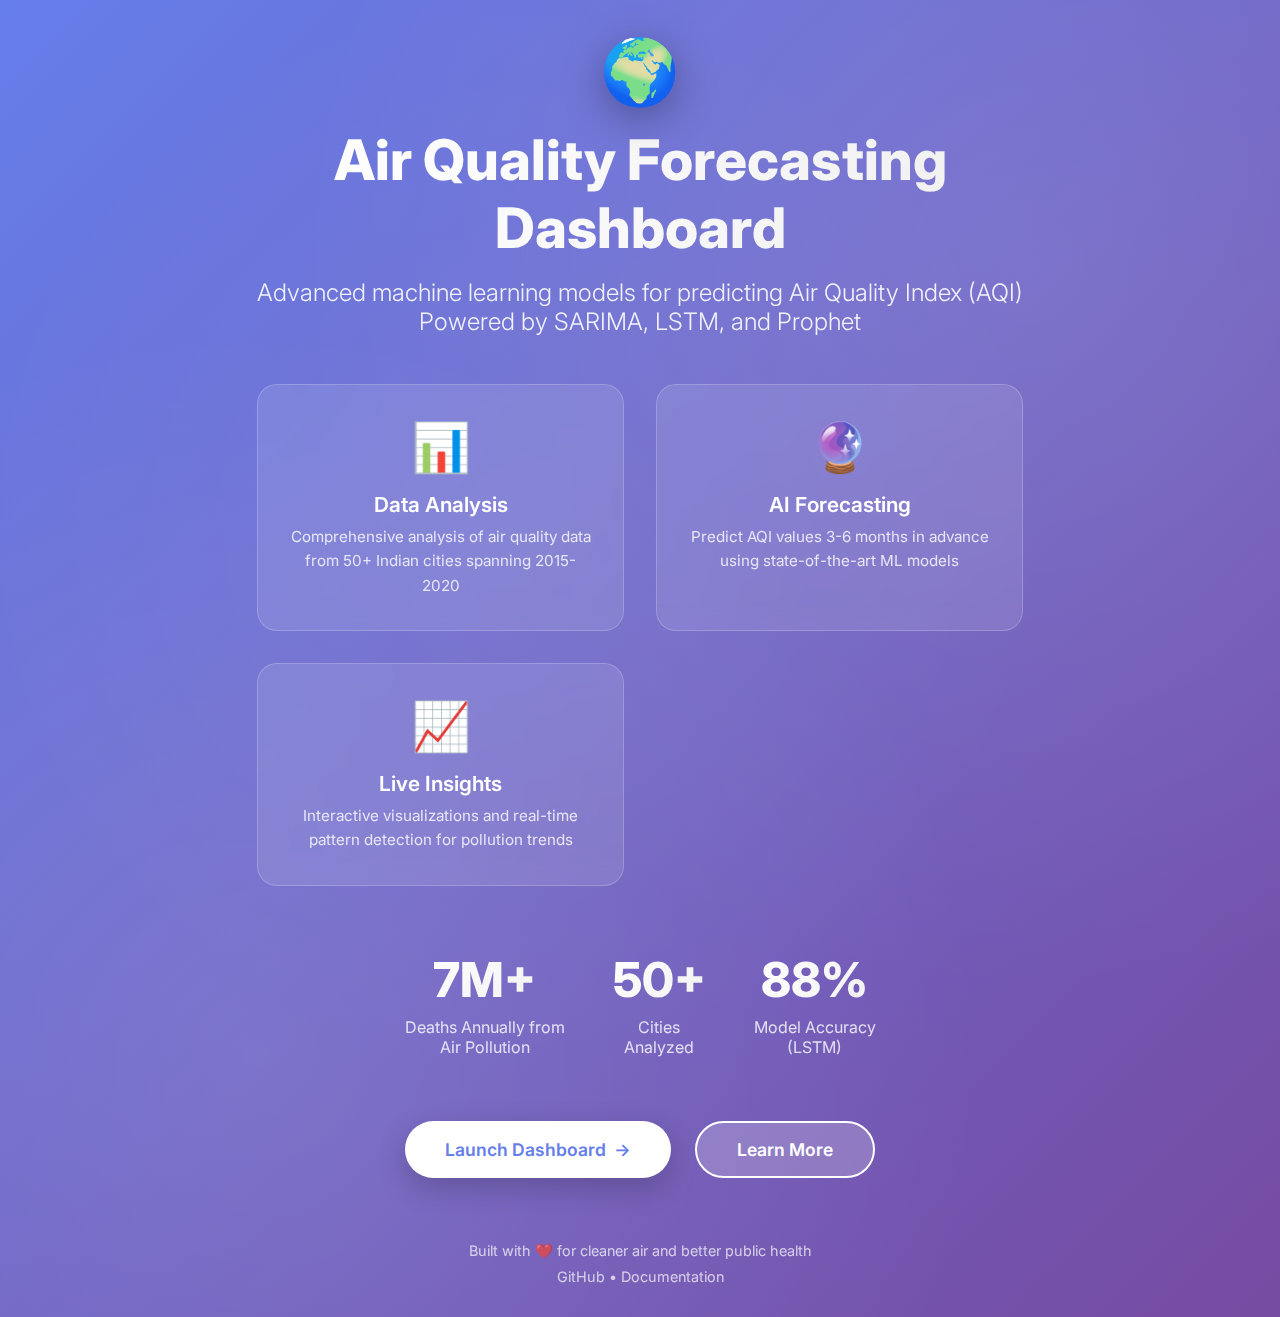
<file: index.html>
<!DOCTYPE html>
<html lang="en">

<head>
    <meta charset="UTF-8">
    <meta name="viewport" content="width=device-width, initial-scale=1.0">
    <meta name="description"
        content="Air Quality Analysis and Forecasting - Predictive analytics for Air Quality Index using SARIMA, LSTM, and Prophet models">
    <title>AQI Forecaster - Air Quality Analysis & Forecasting</title>
    <link rel="preconnect" href="https://fonts.googleapis.com">
    <link rel="preconnect" href="https://fonts.gstatic.com" crossorigin>
    <link href="https://fonts.googleapis.com/css2?family=Inter:wght@300;400;500;600;700;800&display=swap"
        rel="stylesheet">
    <style>
        * {
            margin: 0;
            padding: 0;
            box-sizing: border-box;
        }

        body {
            font-family: 'Inter', sans-serif;
            background: linear-gradient(135deg, #667eea 0%, #764ba2 100%);
            min-height: 100vh;
            display: flex;
            align-items: center;
            justify-content: center;
            color: white;
            overflow-x: hidden;
            position: relative;
        }

        /* Animated background particles */
        body::before {
            content: '';
            position: absolute;
            width: 100%;
            height: 100%;
            background-image:
                radial-gradient(circle at 20% 80%, rgba(255, 255, 255, 0.1) 0%, transparent 50%),
                radial-gradient(circle at 80% 20%, rgba(255, 255, 255, 0.1) 0%, transparent 50%),
                radial-gradient(circle at 40% 40%, rgba(255, 255, 255, 0.05) 0%, transparent 50%);
            animation: pulse 15s ease-in-out infinite;
        }

        @keyframes pulse {

            0%,
            100% {
                opacity: 1;
            }

            50% {
                opacity: 0.5;
            }
        }

        .landing-container {
            max-width: 1200px;
            padding: 2rem;
            text-align: center;
            position: relative;
            z-index: 1;
        }

        .logo {
            font-size: 4rem;
            margin-bottom: 1rem;
            animation: float 3s ease-in-out infinite;
            filter: drop-shadow(0 10px 20px rgba(0, 0, 0, 0.3));
        }

        @keyframes float {

            0%,
            100% {
                transform: translateY(0px);
            }

            50% {
                transform: translateY(-20px);
            }
        }

        h1 {
            font-size: 3.5rem;
            font-weight: 800;
            margin-bottom: 1rem;
            background: linear-gradient(to right, #fff, #f0f0f0);
            -webkit-background-clip: text;
            -webkit-text-fill-color: transparent;
            background-clip: text;
            animation: fadeInUp 0.8s ease-out;
        }

        @keyframes fadeInUp {
            from {
                opacity: 0;
                transform: translateY(30px);
            }

            to {
                opacity: 1;
                transform: translateY(0);
            }
        }

        .subtitle {
            font-size: 1.5rem;
            font-weight: 300;
            margin-bottom: 3rem;
            opacity: 0.9;
            animation: fadeInUp 0.8s ease-out 0.2s backwards;
        }

        .features {
            display: grid;
            grid-template-columns: repeat(auto-fit, minmax(250px, 1fr));
            gap: 2rem;
            margin: 3rem 0;
        }

        .feature-card {
            background: rgba(255, 255, 255, 0.1);
            backdrop-filter: blur(10px);
            border-radius: 20px;
            padding: 2rem;
            border: 1px solid rgba(255, 255, 255, 0.2);
            transition: transform 0.3s ease, box-shadow 0.3s ease;
            animation: fadeInUp 0.8s ease-out backwards;
        }

        .feature-card:nth-child(1) {
            animation-delay: 0.3s;
        }

        .feature-card:nth-child(2) {
            animation-delay: 0.4s;
        }

        .feature-card:nth-child(3) {
            animation-delay: 0.5s;
        }

        .feature-card:hover {
            transform: translateY(-10px);
            box-shadow: 0 20px 40px rgba(0, 0, 0, 0.3);
        }

        .feature-icon {
            font-size: 3rem;
            margin-bottom: 1rem;
            display: block;
        }

        .feature-title {
            font-size: 1.3rem;
            font-weight: 600;
            margin-bottom: 0.5rem;
        }

        .feature-desc {
            font-size: 0.95rem;
            opacity: 0.8;
            line-height: 1.6;
        }

        .cta-buttons {
            display: flex;
            gap: 1.5rem;
            justify-content: center;
            flex-wrap: wrap;
            margin-top: 3rem;
            animation: fadeInUp 0.8s ease-out 0.6s backwards;
        }

        .btn {
            padding: 1rem 2.5rem;
            font-size: 1.1rem;
            font-weight: 600;
            border: none;
            border-radius: 50px;
            cursor: pointer;
            text-decoration: none;
            display: inline-flex;
            align-items: center;
            gap: 0.5rem;
            transition: all 0.3s ease;
            position: relative;
            overflow: hidden;
        }

        .btn::before {
            content: '';
            position: absolute;
            top: 50%;
            left: 50%;
            width: 0;
            height: 0;
            border-radius: 50%;
            background: rgba(255, 255, 255, 0.2);
            transform: translate(-50%, -50%);
            transition: width 0.6s, height 0.6s;
        }

        .btn:hover::before {
            width: 300px;
            height: 300px;
        }

        .btn span {
            position: relative;
            z-index: 1;
        }

        .btn-primary {
            background: white;
            color: #667eea;
            box-shadow: 0 10px 30px rgba(0, 0, 0, 0.2);
        }

        .btn-primary:hover {
            transform: translateY(-3px);
            box-shadow: 0 15px 40px rgba(0, 0, 0, 0.3);
        }

        .btn-secondary {
            background: rgba(255, 255, 255, 0.2);
            color: white;
            border: 2px solid white;
        }

        .btn-secondary:hover {
            background: rgba(255, 255, 255, 0.3);
            transform: translateY(-3px);
        }

        .stats {
            display: flex;
            justify-content: center;
            gap: 3rem;
            margin: 4rem 0;
            flex-wrap: wrap;
        }

        .stat {
            text-align: center;
            animation: fadeInUp 0.8s ease-out backwards;
        }

        .stat:nth-child(1) {
            animation-delay: 0.7s;
        }

        .stat:nth-child(2) {
            animation-delay: 0.8s;
        }

        .stat:nth-child(3) {
            animation-delay: 0.9s;
        }

        .stat-number {
            font-size: 3rem;
            font-weight: 800;
            display: block;
            background: linear-gradient(135deg, #fff 0%, #f0f0f0 100%);
            -webkit-background-clip: text;
            -webkit-text-fill-color: transparent;
            background-clip: text;
        }

        .stat-label {
            font-size: 1rem;
            opacity: 0.8;
            margin-top: 0.5rem;
        }

        footer {
            margin-top: 4rem;
            opacity: 0.7;
            font-size: 0.9rem;
        }

        footer a {
            color: white;
            text-decoration: none;
            transition: opacity 0.3s;
        }

        footer a:hover {
            opacity: 1;
            text-decoration: underline;
        }

        @media (max-width: 768px) {
            h1 {
                font-size: 2.5rem;
            }

            .subtitle {
                font-size: 1.2rem;
            }

            .features {
                grid-template-columns: 1fr;
            }

            .stats {
                gap: 2rem;
            }

            .logo {
                font-size: 3rem;
            }
        }
    </style>
</head>

<body>
    <div class="landing-container">
        <div class="logo">🌍</div>

        <h1>Air Quality Forecasting<br>Dashboard</h1>

        <p class="subtitle">
            Advanced machine learning models for predicting Air Quality Index (AQI)<br>
            Powered by SARIMA, LSTM, and Prophet
        </p>

        <div class="features">
            <div class="feature-card">
                <span class="feature-icon">📊</span>
                <h3 class="feature-title">Data Analysis</h3>
                <p class="feature-desc">Comprehensive analysis of air quality data from 50+ Indian cities spanning
                    2015-2020</p>
            </div>
            <div class="feature-card">
                <span class="feature-icon">🔮</span>
                <h3 class="feature-title">AI Forecasting</h3>
                <p class="feature-desc">Predict AQI values 3-6 months in advance using state-of-the-art ML models</p>
            </div>
            <div class="feature-card">
                <span class="feature-icon">📈</span>
                <h3 class="feature-title">Live Insights</h3>
                <p class="feature-desc">Interactive visualizations and real-time pattern detection for pollution trends
                </p>
            </div>
        </div>

        <div class="stats">
            <div class="stat">
                <span class="stat-number">7M+</span>
                <p class="stat-label">Deaths Annually from<br>Air Pollution</p>
            </div>
            <div class="stat">
                <span class="stat-number">50+</span>
                <p class="stat-label">Cities<br>Analyzed</p>
            </div>
            <div class="stat">
                <span class="stat-number">88%</span>
                <p class="stat-label">Model Accuracy<br>(LSTM)</p>
            </div>
        </div>

        <div class="cta-buttons">
            <a href="web/home.html" class="btn btn-primary">
                <span>Launch Dashboard</span>
                <span>→</span>
            </a>
            <a href="./web/learn-more.html" class="btn btn-secondary">
                <span>Learn More</span>
            </a>
        </div>

        <footer>
            <p>Built with ❤️ for cleaner air and better public health</p>
            <p style="margin-top: 0.5rem;">
                <a href="https://github.com" target="_blank">GitHub</a> •
                <a href="web/home.html">Documentation</a>
            </p>
        </footer>
    </div>
</body>

</html>
</file>
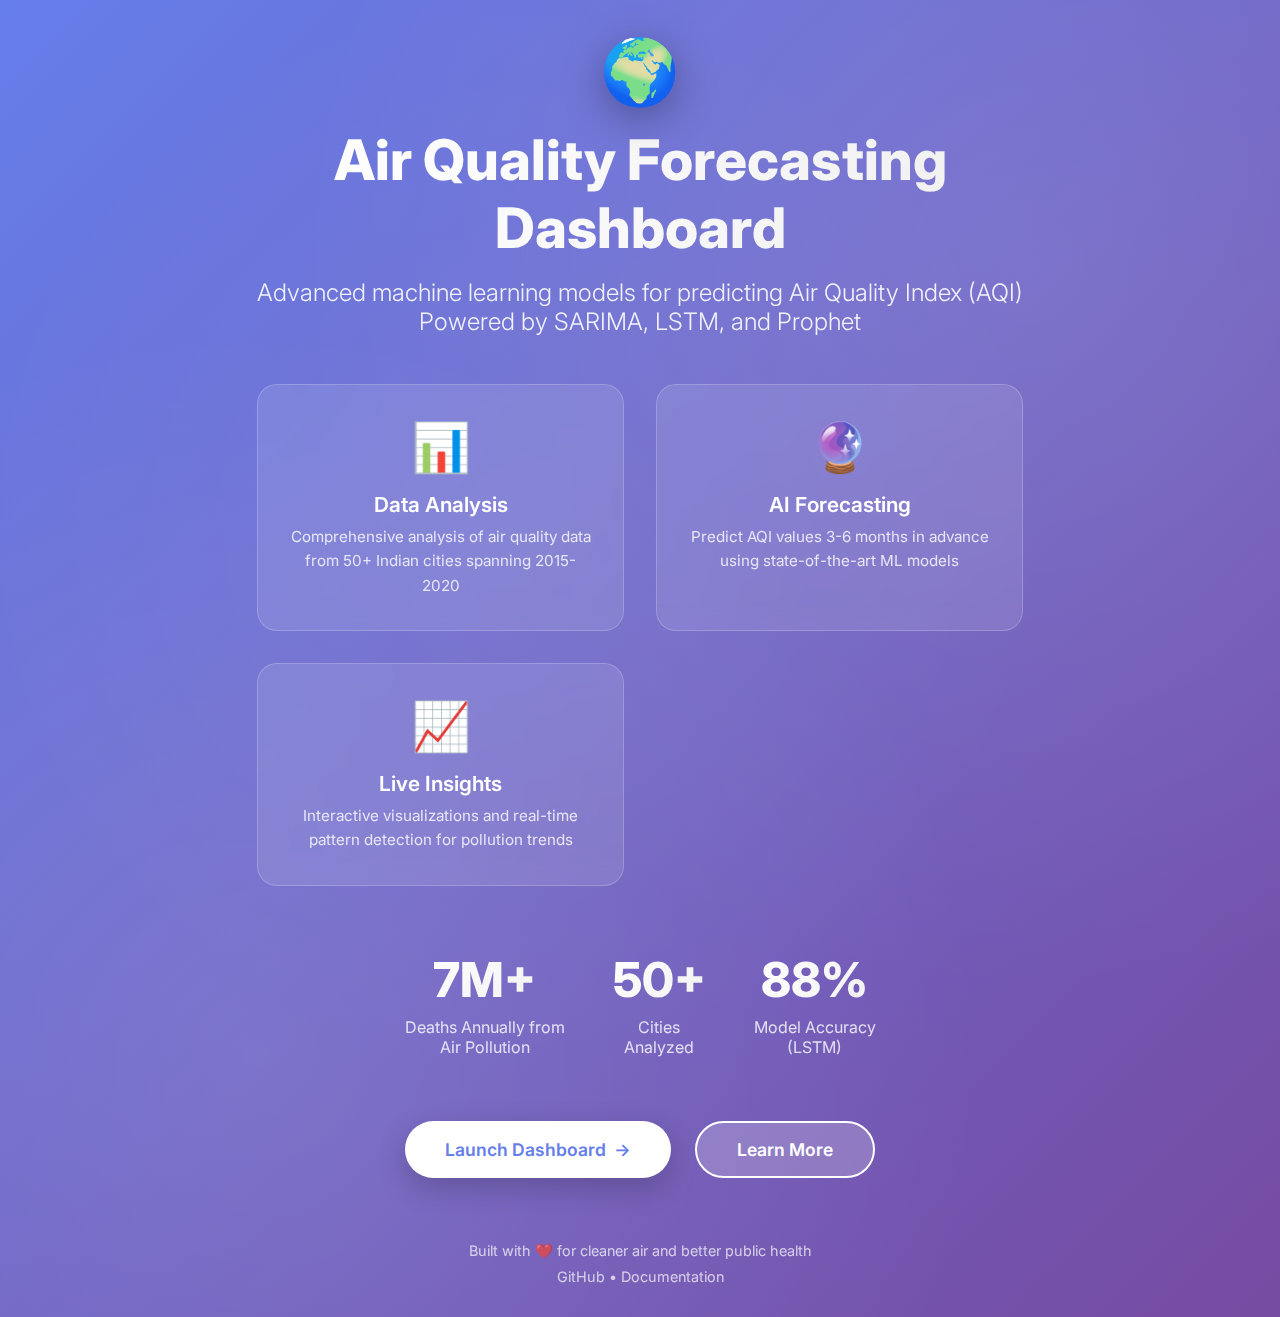
<file: web/index.html>
<!DOCTYPE html>
<html lang="en">

<head>
    <meta charset="UTF-8">
    <meta name="viewport" content="width=device-width, initial-scale=1.0">
    <meta name="description"
        content="Air Quality Analysis and Forecasting - Predictive analytics for Air Quality Index using SARIMA, LSTM, and Prophet models">
    <title>AQI Forecaster - Air Quality Analysis & Forecasting</title>
    <link rel="preconnect" href="https://fonts.googleapis.com">
    <link rel="preconnect" href="https://fonts.gstatic.com" crossorigin>
    <link href="https://fonts.googleapis.com/css2?family=Inter:wght@300;400;500;600;700;800&display=swap"
        rel="stylesheet">
    <style>
        * {
            margin: 0;
            padding: 0;
            box-sizing: border-box;
        }

        body {
            font-family: 'Inter', sans-serif;
            background: linear-gradient(135deg, #667eea 0%, #764ba2 100%);
            min-height: 100vh;
            display: flex;
            align-items: center;
            justify-content: center;
            color: white;
            overflow-x: hidden;
            position: relative;
        }

        /* Animated background particles */
        body::before {
            content: '';
            position: absolute;
            width: 100%;
            height: 100%;
            background-image:
                radial-gradient(circle at 20% 80%, rgba(255, 255, 255, 0.1) 0%, transparent 50%),
                radial-gradient(circle at 80% 20%, rgba(255, 255, 255, 0.1) 0%, transparent 50%),
                radial-gradient(circle at 40% 40%, rgba(255, 255, 255, 0.05) 0%, transparent 50%);
            animation: pulse 15s ease-in-out infinite;
        }

        @keyframes pulse {

            0%,
            100% {
                opacity: 1;
            }

            50% {
                opacity: 0.5;
            }
        }

        .landing-container {
            max-width: 1200px;
            padding: 2rem;
            text-align: center;
            position: relative;
            z-index: 1;
        }

        .logo {
            font-size: 4rem;
            margin-bottom: 1rem;
            animation: float 3s ease-in-out infinite;
            filter: drop-shadow(0 10px 20px rgba(0, 0, 0, 0.3));
        }

        @keyframes float {

            0%,
            100% {
                transform: translateY(0px);
            }

            50% {
                transform: translateY(-20px);
            }
        }

        h1 {
            font-size: 3.5rem;
            font-weight: 800;
            margin-bottom: 1rem;
            background: linear-gradient(to right, #fff, #f0f0f0);
            -webkit-background-clip: text;
            -webkit-text-fill-color: transparent;
            background-clip: text;
            animation: fadeInUp 0.8s ease-out;
        }

        @keyframes fadeInUp {
            from {
                opacity: 0;
                transform: translateY(30px);
            }

            to {
                opacity: 1;
                transform: translateY(0);
            }
        }

        .subtitle {
            font-size: 1.5rem;
            font-weight: 300;
            margin-bottom: 3rem;
            opacity: 0.9;
            animation: fadeInUp 0.8s ease-out 0.2s backwards;
        }

        .features {
            display: grid;
            grid-template-columns: repeat(auto-fit, minmax(250px, 1fr));
            gap: 2rem;
            margin: 3rem 0;
        }

        .feature-card {
            background: rgba(255, 255, 255, 0.1);
            backdrop-filter: blur(10px);
            border-radius: 20px;
            padding: 2rem;
            border: 1px solid rgba(255, 255, 255, 0.2);
            transition: transform 0.3s ease, box-shadow 0.3s ease;
            animation: fadeInUp 0.8s ease-out backwards;
        }

        .feature-card:nth-child(1) {
            animation-delay: 0.3s;
        }

        .feature-card:nth-child(2) {
            animation-delay: 0.4s;
        }

        .feature-card:nth-child(3) {
            animation-delay: 0.5s;
        }

        .feature-card:hover {
            transform: translateY(-10px);
            box-shadow: 0 20px 40px rgba(0, 0, 0, 0.3);
        }

        .feature-icon {
            font-size: 3rem;
            margin-bottom: 1rem;
            display: block;
        }

        .feature-title {
            font-size: 1.3rem;
            font-weight: 600;
            margin-bottom: 0.5rem;
        }

        .feature-desc {
            font-size: 0.95rem;
            opacity: 0.8;
            line-height: 1.6;
        }

        .cta-buttons {
            display: flex;
            gap: 1.5rem;
            justify-content: center;
            flex-wrap: wrap;
            margin-top: 3rem;
            animation: fadeInUp 0.8s ease-out 0.6s backwards;
        }

        .btn {
            padding: 1rem 2.5rem;
            font-size: 1.1rem;
            font-weight: 600;
            border: none;
            border-radius: 50px;
            cursor: pointer;
            text-decoration: none;
            display: inline-flex;
            align-items: center;
            gap: 0.5rem;
            transition: all 0.3s ease;
            position: relative;
            overflow: hidden;
        }

        .btn::before {
            content: '';
            position: absolute;
            top: 50%;
            left: 50%;
            width: 0;
            height: 0;
            border-radius: 50%;
            background: rgba(255, 255, 255, 0.2);
            transform: translate(-50%, -50%);
            transition: width 0.6s, height 0.6s;
        }

        .btn:hover::before {
            width: 300px;
            height: 300px;
        }

        .btn span {
            position: relative;
            z-index: 1;
        }

        .btn-primary {
            background: white;
            color: #667eea;
            box-shadow: 0 10px 30px rgba(0, 0, 0, 0.2);
        }

        .btn-primary:hover {
            transform: translateY(-3px);
            box-shadow: 0 15px 40px rgba(0, 0, 0, 0.3);
        }

        .btn-secondary {
            background: rgba(255, 255, 255, 0.2);
            color: white;
            border: 2px solid white;
        }

        .btn-secondary:hover {
            background: rgba(255, 255, 255, 0.3);
            transform: translateY(-3px);
        }

        .stats {
            display: flex;
            justify-content: center;
            gap: 3rem;
            margin: 4rem 0;
            flex-wrap: wrap;
        }

        .stat {
            text-align: center;
            animation: fadeInUp 0.8s ease-out backwards;
        }

        .stat:nth-child(1) {
            animation-delay: 0.7s;
        }

        .stat:nth-child(2) {
            animation-delay: 0.8s;
        }

        .stat:nth-child(3) {
            animation-delay: 0.9s;
        }

        .stat-number {
            font-size: 3rem;
            font-weight: 800;
            display: block;
            background: linear-gradient(135deg, #fff 0%, #f0f0f0 100%);
            -webkit-background-clip: text;
            -webkit-text-fill-color: transparent;
            background-clip: text;
        }

        .stat-label {
            font-size: 1rem;
            opacity: 0.8;
            margin-top: 0.5rem;
        }

        footer {
            margin-top: 4rem;
            opacity: 0.7;
            font-size: 0.9rem;
        }

        footer a {
            color: white;
            text-decoration: none;
            transition: opacity 0.3s;
        }

        footer a:hover {
            opacity: 1;
            text-decoration: underline;
        }

        @media (max-width: 768px) {
            h1 {
                font-size: 2.5rem;
            }

            .subtitle {
                font-size: 1.2rem;
            }

            .features {
                grid-template-columns: 1fr;
            }

            .stats {
                gap: 2rem;
            }

            .logo {
                font-size: 3rem;
            }
        }
    </style>
</head>

<body>
    <div class="landing-container">
        <div class="logo">🌍</div>

        <h1>Air Quality Forecasting<br>Dashboard</h1>

        <p class="subtitle">
            Advanced machine learning models for predicting Air Quality Index (AQI)<br>
            Powered by SARIMA, LSTM, and Prophet
        </p>

        <div class="features">
            <div class="feature-card">
                <span class="feature-icon">📊</span>
                <h3 class="feature-title">Data Analysis</h3>
                <p class="feature-desc">Comprehensive analysis of air quality data from 50+ Indian cities spanning
                    2015-2020</p>
            </div>
            <div class="feature-card">
                <span class="feature-icon">🔮</span>
                <h3 class="feature-title">AI Forecasting</h3>
                <p class="feature-desc">Predict AQI values 3-6 months in advance using state-of-the-art ML models</p>
            </div>
            <div class="feature-card">
                <span class="feature-icon">📈</span>
                <h3 class="feature-title">Live Insights</h3>
                <p class="feature-desc">Interactive visualizations and real-time pattern detection for pollution trends
                </p>
            </div>
        </div>

        <div class="stats">
            <div class="stat">
                <span class="stat-number">7M+</span>
                <p class="stat-label">Deaths Annually from<br>Air Pollution</p>
            </div>
            <div class="stat">
                <span class="stat-number">50+</span>
                <p class="stat-label">Cities<br>Analyzed</p>
            </div>
            <div class="stat">
                <span class="stat-number">88%</span>
                <p class="stat-label">Model Accuracy<br>(LSTM)</p>
            </div>
        </div>

        <div class="cta-buttons">
            <a href="home.html" class="btn btn-primary">
                <span>Launch Dashboard</span>
                <span>→</span>
            </a>
            <a href="learn-more.html" class="btn btn-secondary">
                <span>Learn More</span>
            </a>
        </div>

        <footer>
            <p>Built with ❤️ for cleaner air and better public health</p>
            <p style="margin-top: 0.5rem;">
                <a href="https://github.com/Srijan-XI/AQFA" target="_blank">GitHub</a> •
                <a href="home.html">Documentation</a>
            </p>
        </footer>
    </div>
</body>

</html>
</file>
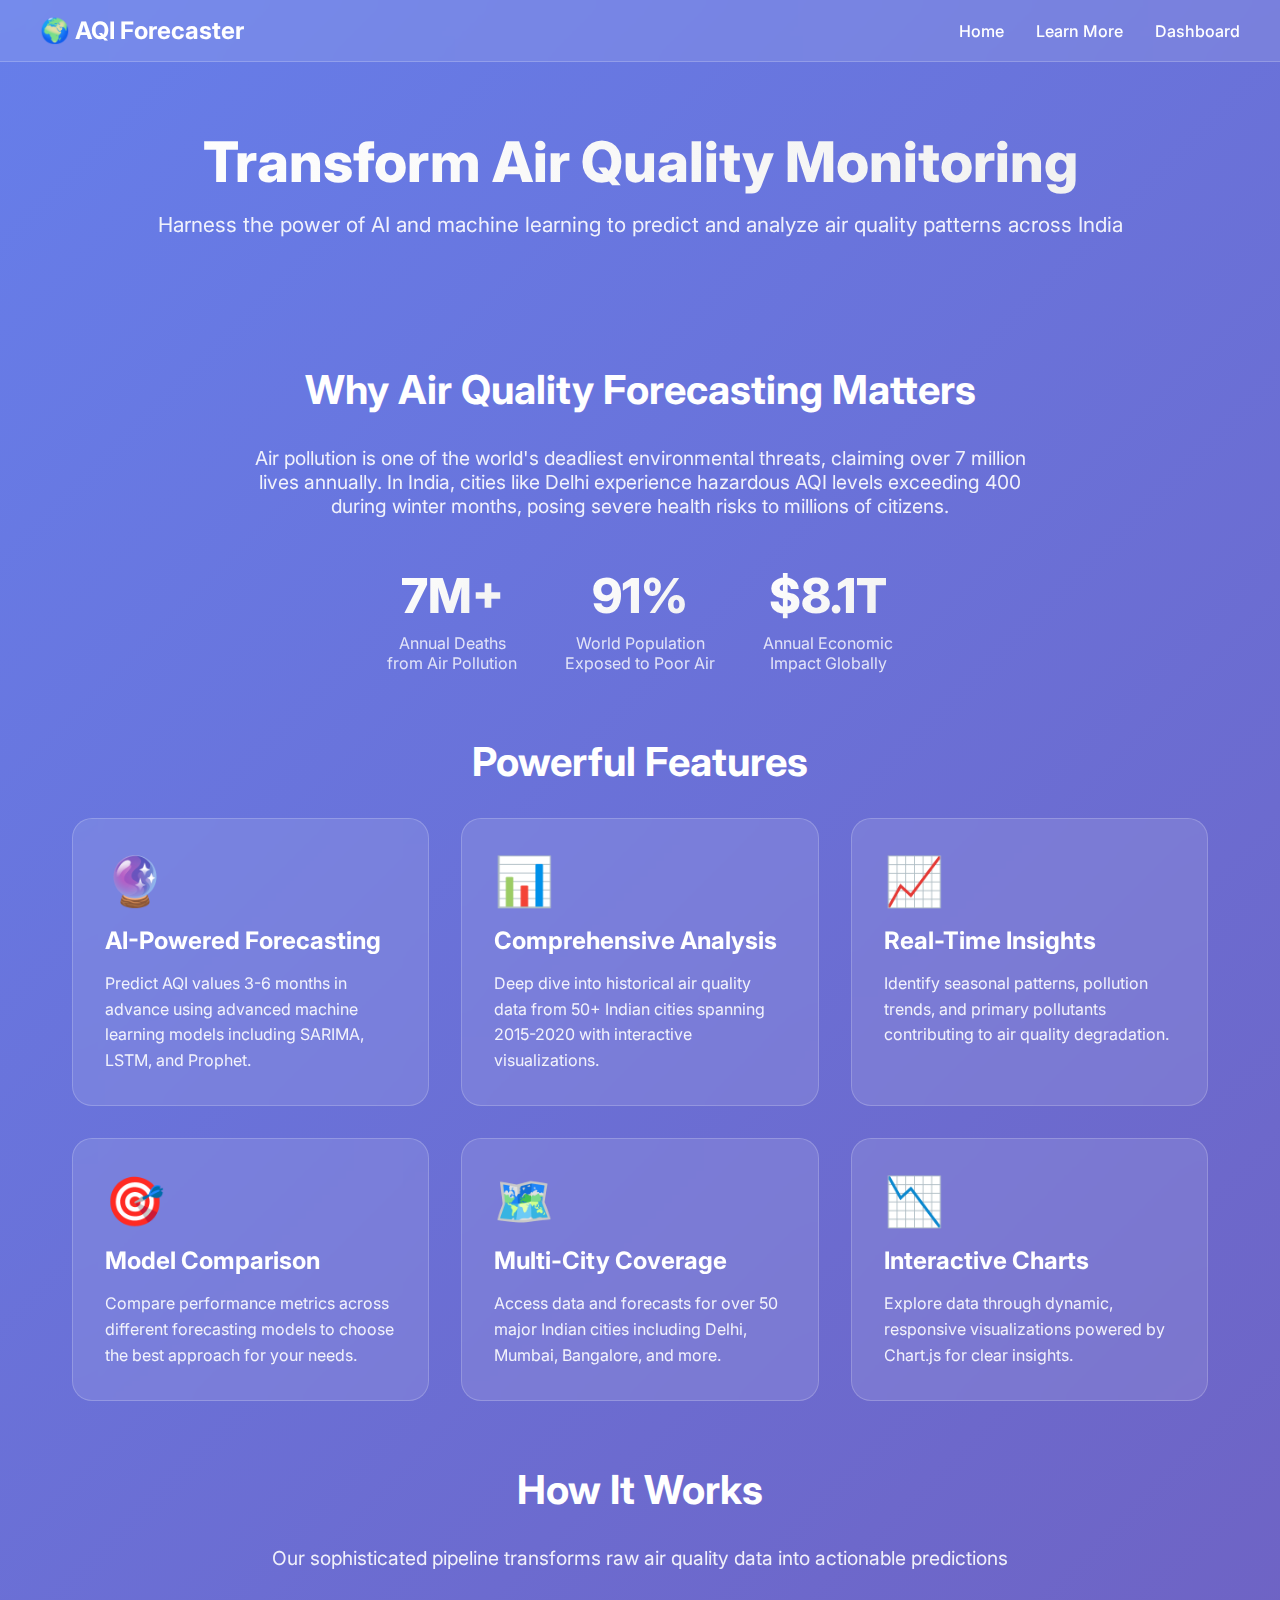
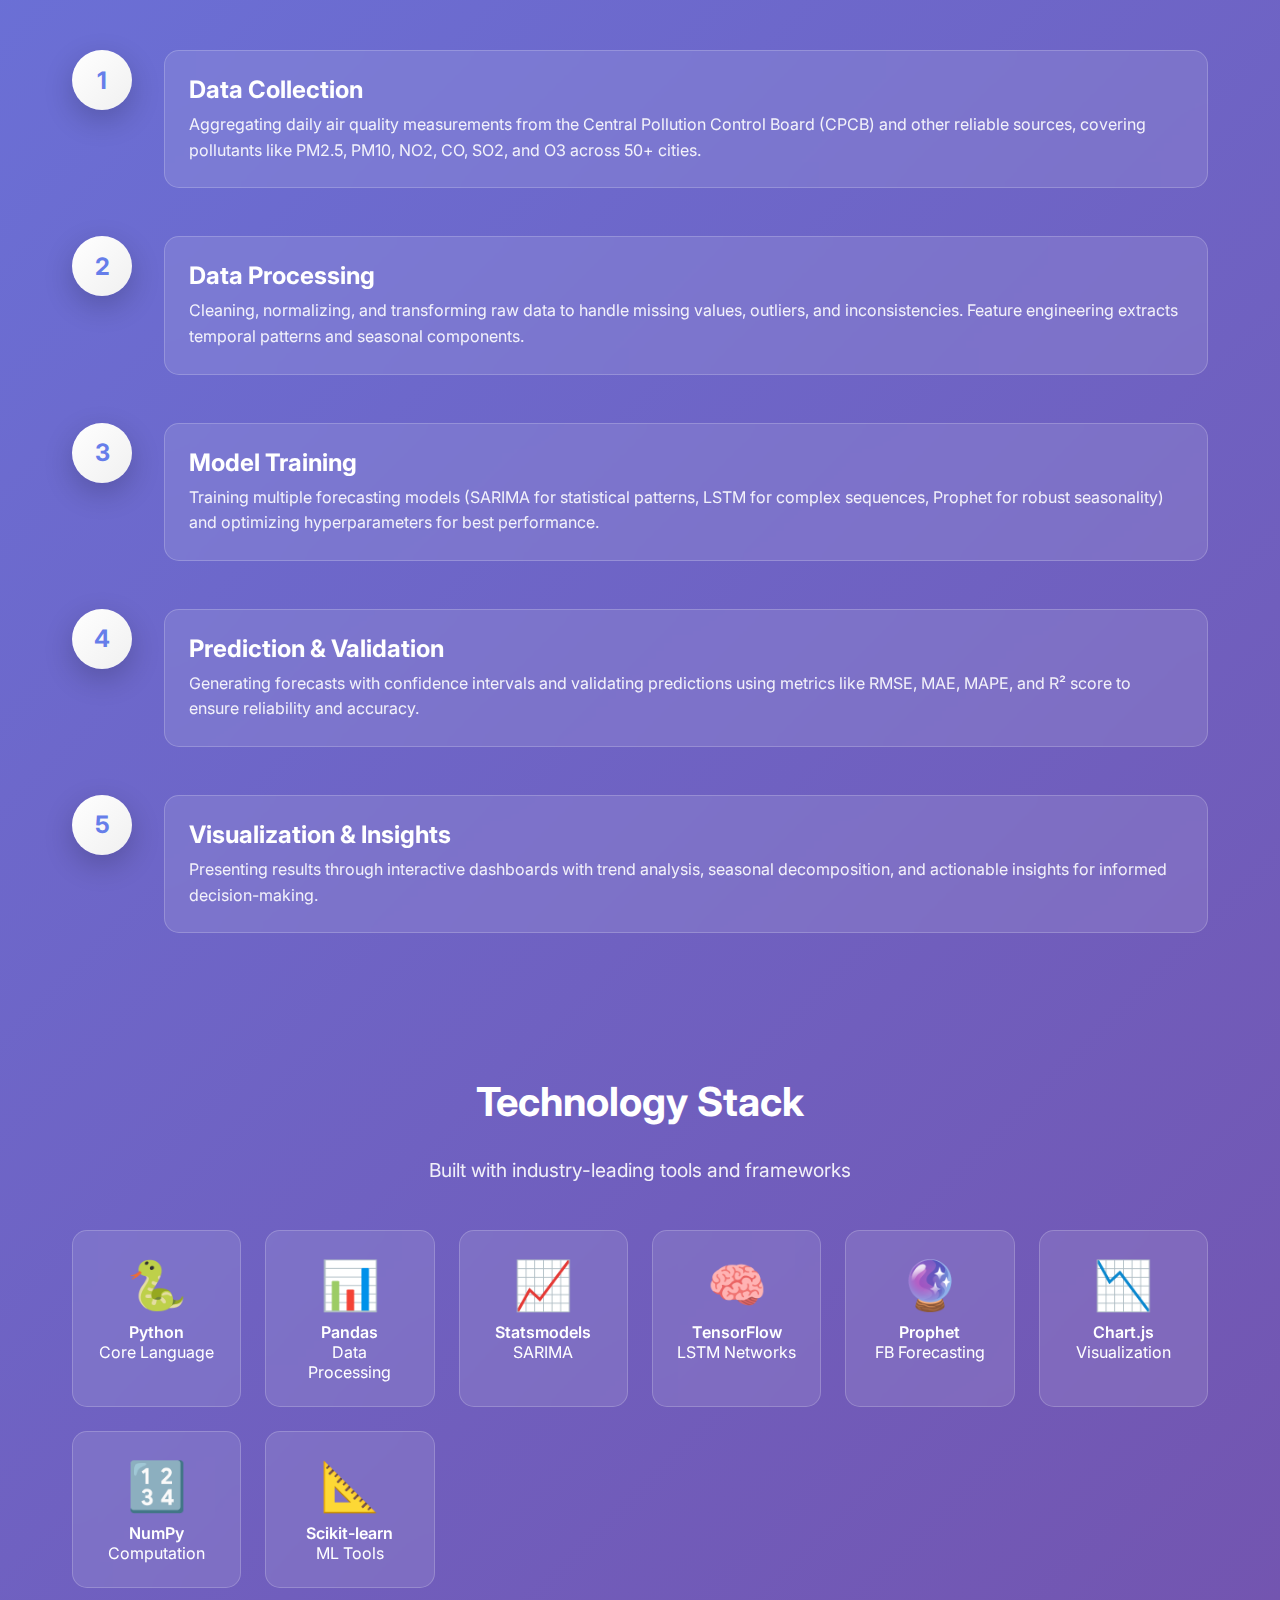
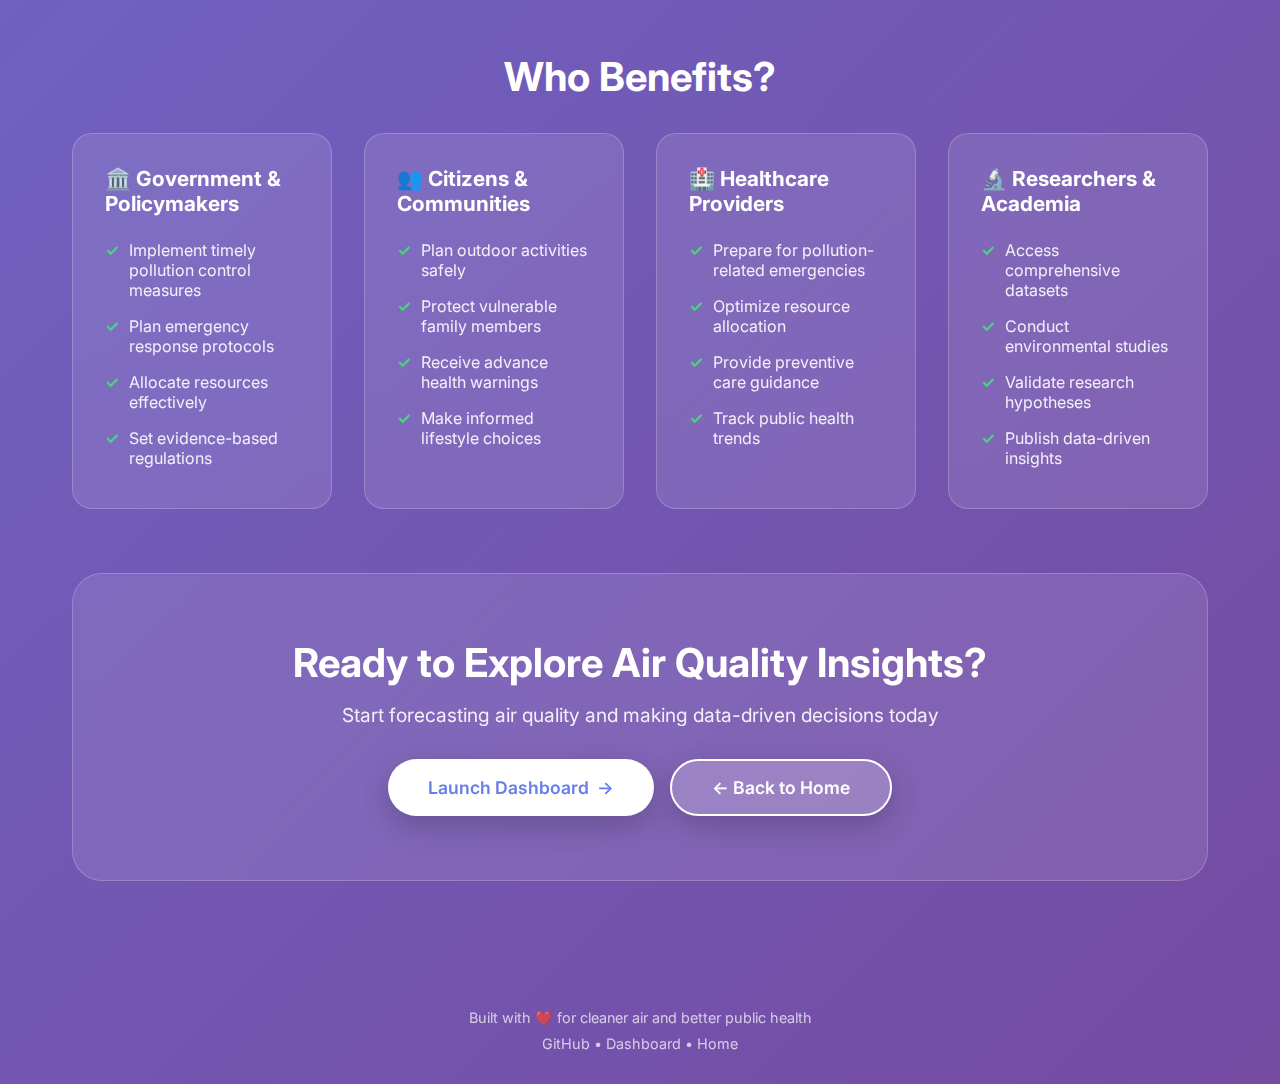
<file: web/learn-more.html>
<!DOCTYPE html>
<html lang="en">

<head>
    <meta charset="UTF-8">
    <meta name="viewport" content="width=device-width, initial-scale=1.0">
    <meta name="description"
        content="Learn more about our Air Quality Forecasting Dashboard - Advanced ML-powered AQI prediction system">
    <title>Learn More - AQI Forecaster</title>
    <link rel="preconnect" href="https://fonts.googleapis.com">
    <link rel="preconnect" href="https://fonts.gstatic.com" crossorigin>
    <link href="https://fonts.googleapis.com/css2?family=Inter:wght@300;400;500;600;700;800&display=swap"
        rel="stylesheet">
    <style>
        * {
            margin: 0;
            padding: 0;
            box-sizing: border-box;
        }

        body {
            font-family: 'Inter', sans-serif;
            background: linear-gradient(135deg, #667eea 0%, #764ba2 100%);
            min-height: 100vh;
            color: white;
            overflow-x: hidden;
        }

        /* Navigation */
        .navbar {
            position: fixed;
            top: 0;
            left: 0;
            right: 0;
            background: rgba(255, 255, 255, 0.1);
            backdrop-filter: blur(10px);
            padding: 1rem 2rem;
            z-index: 1000;
            border-bottom: 1px solid rgba(255, 255, 255, 0.2);
        }

        .nav-content {
            max-width: 1200px;
            margin: 0 auto;
            display: flex;
            justify-content: space-between;
            align-items: center;
        }

        .nav-logo {
            font-size: 1.5rem;
            font-weight: 700;
            text-decoration: none;
            color: white;
            display: flex;
            align-items: center;
            gap: 0.5rem;
        }

        .nav-links {
            display: flex;
            gap: 2rem;
            list-style: none;
        }

        .nav-links a {
            color: white;
            text-decoration: none;
            font-weight: 500;
            transition: opacity 0.3s;
        }

        .nav-links a:hover {
            opacity: 0.8;
        }

        /* Hero Section */
        .hero {
            padding: 8rem 2rem 4rem;
            text-align: center;
            max-width: 1200px;
            margin: 0 auto;
        }

        .hero h1 {
            font-size: 3.5rem;
            font-weight: 800;
            margin-bottom: 1rem;
            background: linear-gradient(to right, #fff, #f0f0f0);
            -webkit-background-clip: text;
            -webkit-text-fill-color: transparent;
            background-clip: text;
            animation: fadeInUp 0.8s ease-out;
        }

        .hero p {
            font-size: 1.3rem;
            opacity: 0.9;
            margin-bottom: 2rem;
            animation: fadeInUp 0.8s ease-out 0.2s backwards;
        }

        /* Content Sections */
        .container {
            max-width: 1200px;
            margin: 0 auto;
            padding: 2rem;
        }

        .section {
            margin-bottom: 4rem;
            animation: fadeInUp 0.8s ease-out backwards;
        }

        .section-title {
            font-size: 2.5rem;
            font-weight: 700;
            margin-bottom: 2rem;
            text-align: center;
        }

        .section-subtitle {
            font-size: 1.2rem;
            text-align: center;
            opacity: 0.9;
            margin-bottom: 3rem;
            max-width: 800px;
            margin-left: auto;
            margin-right: auto;
        }

        /* Feature Grid */
        .feature-grid {
            display: grid;
            grid-template-columns: repeat(auto-fit, minmax(300px, 1fr));
            gap: 2rem;
            margin-top: 2rem;
        }

        .feature-item {
            background: rgba(255, 255, 255, 0.1);
            backdrop-filter: blur(10px);
            border-radius: 20px;
            padding: 2rem;
            border: 1px solid rgba(255, 255, 255, 0.2);
            transition: transform 0.3s ease, box-shadow 0.3s ease;
        }

        .feature-item:hover {
            transform: translateY(-10px);
            box-shadow: 0 20px 40px rgba(0, 0, 0, 0.3);
        }

        .feature-icon {
            font-size: 3rem;
            margin-bottom: 1rem;
            display: block;
        }

        .feature-item h3 {
            font-size: 1.5rem;
            margin-bottom: 1rem;
        }

        .feature-item p {
            opacity: 0.9;
            line-height: 1.6;
        }

        /* Process Timeline */
        .timeline {
            position: relative;
            padding: 2rem 0;
        }

        .timeline-item {
            display: flex;
            gap: 2rem;
            margin-bottom: 3rem;
            align-items: flex-start;
        }

        .timeline-number {
            flex-shrink: 0;
            width: 60px;
            height: 60px;
            background: linear-gradient(135deg, #fff 0%, #f0f0f0 100%);
            color: #667eea;
            border-radius: 50%;
            display: flex;
            align-items: center;
            justify-content: center;
            font-size: 1.5rem;
            font-weight: 700;
            box-shadow: 0 10px 30px rgba(0, 0, 0, 0.2);
        }

        .timeline-content {
            flex: 1;
            background: rgba(255, 255, 255, 0.1);
            backdrop-filter: blur(10px);
            border-radius: 15px;
            padding: 1.5rem;
            border: 1px solid rgba(255, 255, 255, 0.2);
        }

        .timeline-content h3 {
            font-size: 1.5rem;
            margin-bottom: 0.5rem;
        }

        .timeline-content p {
            opacity: 0.9;
            line-height: 1.6;
        }

        /* Tech Stack */
        .tech-stack {
            display: grid;
            grid-template-columns: repeat(auto-fit, minmax(150px, 1fr));
            gap: 1.5rem;
            margin-top: 2rem;
        }

        .tech-card {
            background: rgba(255, 255, 255, 0.1);
            backdrop-filter: blur(10px);
            border-radius: 15px;
            padding: 1.5rem;
            text-align: center;
            border: 1px solid rgba(255, 255, 255, 0.2);
            transition: transform 0.3s ease;
        }

        .tech-card:hover {
            transform: translateY(-5px);
        }

        .tech-icon {
            font-size: 3rem;
            margin-bottom: 0.5rem;
        }

        .tech-name {
            font-weight: 600;
        }

        /* Benefits Grid */
        .benefits-grid {
            display: grid;
            grid-template-columns: repeat(auto-fit, minmax(250px, 1fr));
            gap: 2rem;
            margin-top: 2rem;
        }

        .benefit-card {
            background: rgba(255, 255, 255, 0.1);
            backdrop-filter: blur(10px);
            border-radius: 20px;
            padding: 2rem;
            border: 1px solid rgba(255, 255, 255, 0.2);
        }

        .benefit-card h3 {
            font-size: 1.3rem;
            margin-bottom: 1rem;
            display: flex;
            align-items: center;
            gap: 0.5rem;
        }

        .benefit-card ul {
            list-style: none;
            padding: 0;
        }

        .benefit-card li {
            padding: 0.5rem 0;
            opacity: 0.9;
            position: relative;
            padding-left: 1.5rem;
        }

        .benefit-card li::before {
            content: "✓";
            position: absolute;
            left: 0;
            color: #4ade80;
            font-weight: 700;
        }

        /* CTA Section */
        .cta-section {
            background: rgba(255, 255, 255, 0.1);
            backdrop-filter: blur(10px);
            border-radius: 30px;
            padding: 4rem 2rem;
            text-align: center;
            margin: 4rem 0;
            border: 1px solid rgba(255, 255, 255, 0.2);
        }

        .cta-section h2 {
            font-size: 2.5rem;
            margin-bottom: 1rem;
        }

        .cta-section p {
            font-size: 1.2rem;
            opacity: 0.9;
            margin-bottom: 2rem;
        }

        .btn {
            padding: 1rem 2.5rem;
            font-size: 1.1rem;
            font-weight: 600;
            border: none;
            border-radius: 50px;
            cursor: pointer;
            text-decoration: none;
            display: inline-flex;
            align-items: center;
            gap: 0.5rem;
            transition: all 0.3s ease;
            background: white;
            color: #667eea;
            box-shadow: 0 10px 30px rgba(0, 0, 0, 0.2);
        }

        .btn:hover {
            transform: translateY(-3px);
            box-shadow: 0 15px 40px rgba(0, 0, 0, 0.3);
        }

        .btn-secondary {
            background: rgba(255, 255, 255, 0.2);
            color: white;
            border: 2px solid white;
        }

        .btn-secondary:hover {
            background: rgba(255, 255, 255, 0.3);
        }

        /* Stats Bar */
        .stats-bar {
            display: flex;
            justify-content: center;
            gap: 3rem;
            flex-wrap: wrap;
            margin: 3rem 0;
        }

        .stat-item {
            text-align: center;
        }

        .stat-value {
            font-size: 3rem;
            font-weight: 800;
            background: linear-gradient(135deg, #fff 0%, #f0f0f0 100%);
            -webkit-background-clip: text;
            -webkit-text-fill-color: transparent;
            background-clip: text;
            display: block;
        }

        .stat-label {
            font-size: 1rem;
            opacity: 0.8;
            margin-top: 0.5rem;
        }

        /* Animations */
        @keyframes fadeInUp {
            from {
                opacity: 0;
                transform: translateY(30px);
            }

            to {
                opacity: 1;
                transform: translateY(0);
            }
        }

        /* Footer */
        footer {
            text-align: center;
            padding: 2rem;
            opacity: 0.7;
            font-size: 0.9rem;
        }

        footer a {
            color: white;
            text-decoration: none;
            transition: opacity 0.3s;
        }

        footer a:hover {
            opacity: 1;
            text-decoration: underline;
        }

        /* Responsive */
        @media (max-width: 768px) {
            .hero h1 {
                font-size: 2.5rem;
            }

            .nav-links {
                display: none;
            }

            .feature-grid,
            .benefits-grid {
                grid-template-columns: 1fr;
            }

            .timeline-item {
                flex-direction: column;
            }
        }
    </style>
</head>

<body>
    <!-- Navigation -->
    <nav class="navbar">
        <div class="nav-content">
            <a href="../index.html" class="nav-logo">
                🌍 AQI Forecaster
            </a>
            <ul class="nav-links">
                <li><a href="../index.html">Home</a></li>
                <li><a href="learn-more.html">Learn More</a></li>
                <li><a href="home.html">Dashboard</a></li>
            </ul>
        </div>
    </nav>

    <!-- Hero Section -->
    <section class="hero">
        <h1>Transform Air Quality Monitoring</h1>
        <p>Harness the power of AI and machine learning to predict and analyze air quality patterns across India</p>
    </section>

    <!-- Main Content -->
    <div class="container">
        <!-- Problem Statement -->
        <section class="section">
            <h2 class="section-title">Why Air Quality Forecasting Matters</h2>
            <p class="section-subtitle">
                Air pollution is one of the world's deadliest environmental threats, claiming over 7 million lives
                annually.
                In India, cities like Delhi experience hazardous AQI levels exceeding 400 during winter months,
                posing severe health risks to millions of citizens.
            </p>

            <div class="stats-bar">
                <div class="stat-item">
                    <span class="stat-value">7M+</span>
                    <div class="stat-label">Annual Deaths<br>from Air Pollution</div>
                </div>
                <div class="stat-item">
                    <span class="stat-value">91%</span>
                    <div class="stat-label">World Population<br>Exposed to Poor Air</div>
                </div>
                <div class="stat-item">
                    <span class="stat-value">$8.1T</span>
                    <div class="stat-label">Annual Economic<br>Impact Globally</div>
                </div>
            </div>
        </section>

        <!-- Key Features -->
        <section class="section">
            <h2 class="section-title">Powerful Features</h2>
            <div class="feature-grid">
                <div class="feature-item">
                    <span class="feature-icon">🔮</span>
                    <h3>AI-Powered Forecasting</h3>
                    <p>Predict AQI values 3-6 months in advance using advanced machine learning models including SARIMA,
                        LSTM, and Prophet.</p>
                </div>
                <div class="feature-item">
                    <span class="feature-icon">📊</span>
                    <h3>Comprehensive Analysis</h3>
                    <p>Deep dive into historical air quality data from 50+ Indian cities spanning 2015-2020 with
                        interactive visualizations.</p>
                </div>
                <div class="feature-item">
                    <span class="feature-icon">📈</span>
                    <h3>Real-Time Insights</h3>
                    <p>Identify seasonal patterns, pollution trends, and primary pollutants contributing to air quality
                        degradation.</p>
                </div>
                <div class="feature-item">
                    <span class="feature-icon">🎯</span>
                    <h3>Model Comparison</h3>
                    <p>Compare performance metrics across different forecasting models to choose the best approach for
                        your needs.</p>
                </div>
                <div class="feature-item">
                    <span class="feature-icon">🗺️</span>
                    <h3>Multi-City Coverage</h3>
                    <p>Access data and forecasts for over 50 major Indian cities including Delhi, Mumbai, Bangalore, and
                        more.</p>
                </div>
                <div class="feature-item">
                    <span class="feature-icon">📉</span>
                    <h3>Interactive Charts</h3>
                    <p>Explore data through dynamic, responsive visualizations powered by Chart.js for clear insights.
                    </p>
                </div>
            </div>
        </section>

        <!-- How It Works -->
        <section class="section">
            <h2 class="section-title">How It Works</h2>
            <p class="section-subtitle">Our sophisticated pipeline transforms raw air quality data into actionable
                predictions</p>

            <div class="timeline">
                <div class="timeline-item">
                    <div class="timeline-number">1</div>
                    <div class="timeline-content">
                        <h3>Data Collection</h3>
                        <p>Aggregating daily air quality measurements from the Central Pollution Control Board (CPCB)
                            and other reliable sources, covering pollutants like PM2.5, PM10, NO2, CO, SO2, and O3
                            across 50+ cities.</p>
                    </div>
                </div>

                <div class="timeline-item">
                    <div class="timeline-number">2</div>
                    <div class="timeline-content">
                        <h3>Data Processing</h3>
                        <p>Cleaning, normalizing, and transforming raw data to handle missing values, outliers, and
                            inconsistencies. Feature engineering extracts temporal patterns and seasonal components.</p>
                    </div>
                </div>

                <div class="timeline-item">
                    <div class="timeline-number">3</div>
                    <div class="timeline-content">
                        <h3>Model Training</h3>
                        <p>Training multiple forecasting models (SARIMA for statistical patterns, LSTM for complex
                            sequences, Prophet for robust seasonality) and optimizing hyperparameters for best
                            performance.</p>
                    </div>
                </div>

                <div class="timeline-item">
                    <div class="timeline-number">4</div>
                    <div class="timeline-content">
                        <h3>Prediction & Validation</h3>
                        <p>Generating forecasts with confidence intervals and validating predictions using metrics like
                            RMSE, MAE, MAPE, and R² score to ensure reliability and accuracy.</p>
                    </div>
                </div>

                <div class="timeline-item">
                    <div class="timeline-number">5</div>
                    <div class="timeline-content">
                        <h3>Visualization & Insights</h3>
                        <p>Presenting results through interactive dashboards with trend analysis, seasonal
                            decomposition, and actionable insights for informed decision-making.</p>
                    </div>
                </div>
            </div>
        </section>

        <!-- Technology Stack -->
        <section class="section">
            <h2 class="section-title">Technology Stack</h2>
            <p class="section-subtitle">Built with industry-leading tools and frameworks</p>

            <div class="tech-stack">
                <div class="tech-card">
                    <div class="tech-icon">🐍</div>
                    <div class="tech-name">Python</div>
                    <div class="tech-desc">Core Language</div>
                </div>
                <div class="tech-card">
                    <div class="tech-icon">📊</div>
                    <div class="tech-name">Pandas</div>
                    <div class="tech-desc">Data Processing</div>
                </div>
                <div class="tech-card">
                    <div class="tech-icon">📈</div>
                    <div class="tech-name">Statsmodels</div>
                    <div class="tech-desc">SARIMA</div>
                </div>
                <div class="tech-card">
                    <div class="tech-icon">🧠</div>
                    <div class="tech-name">TensorFlow</div>
                    <div class="tech-desc">LSTM Networks</div>
                </div>
                <div class="tech-card">
                    <div class="tech-icon">🔮</div>
                    <div class="tech-name">Prophet</div>
                    <div class="tech-desc">FB Forecasting</div>
                </div>
                <div class="tech-card">
                    <div class="tech-icon">📉</div>
                    <div class="tech-name">Chart.js</div>
                    <div class="tech-desc">Visualization</div>
                </div>
                <div class="tech-card">
                    <div class="tech-icon">🔢</div>
                    <div class="tech-name">NumPy</div>
                    <div class="tech-desc">Computation</div>
                </div>
                <div class="tech-card">
                    <div class="tech-icon">📐</div>
                    <div class="tech-name">Scikit-learn</div>
                    <div class="tech-desc">ML Tools</div>
                </div>
            </div>
        </section>

        <!-- Benefits -->
        <section class="section">
            <h2 class="section-title">Who Benefits?</h2>
            <div class="benefits-grid">
                <div class="benefit-card">
                    <h3>🏛️ Government & Policymakers</h3>
                    <ul>
                        <li>Implement timely pollution control measures</li>
                        <li>Plan emergency response protocols</li>
                        <li>Allocate resources effectively</li>
                        <li>Set evidence-based regulations</li>
                    </ul>
                </div>
                <div class="benefit-card">
                    <h3>👥 Citizens & Communities</h3>
                    <ul>
                        <li>Plan outdoor activities safely</li>
                        <li>Protect vulnerable family members</li>
                        <li>Receive advance health warnings</li>
                        <li>Make informed lifestyle choices</li>
                    </ul>
                </div>
                <div class="benefit-card">
                    <h3>🏥 Healthcare Providers</h3>
                    <ul>
                        <li>Prepare for pollution-related emergencies</li>
                        <li>Optimize resource allocation</li>
                        <li>Provide preventive care guidance</li>
                        <li>Track public health trends</li>
                    </ul>
                </div>
                <div class="benefit-card">
                    <h3>🔬 Researchers & Academia</h3>
                    <ul>
                        <li>Access comprehensive datasets</li>
                        <li>Conduct environmental studies</li>
                        <li>Validate research hypotheses</li>
                        <li>Publish data-driven insights</li>
                    </ul>
                </div>
            </div>
        </section>

        <!-- CTA Section -->
        <section class="cta-section">
            <h2>Ready to Explore Air Quality Insights?</h2>
            <p>Start forecasting air quality and making data-driven decisions today</p>
            <div style="display: flex; gap: 1rem; justify-content: center; flex-wrap: wrap; margin-top: 2rem;">
                <a href="home.html" class="btn">
                    <span>Launch Dashboard</span>
                    <span>→</span>
                </a>
                <a href="../index.html" class="btn btn-secondary">
                    <span>← Back to Home</span>
                </a>
            </div>
        </section>
    </div>

    <!-- Footer -->
    <footer>
        <p>Built with ❤️ for cleaner air and better public health</p>
        <p style="margin-top: 0.5rem;">
            <a href="https://github.com" target="_blank">GitHub</a> •
            <a href="home.html">Dashboard</a> •
            <a href="../index.html">Home</a>
        </p>
    </footer>
</body>

</html>
</file>
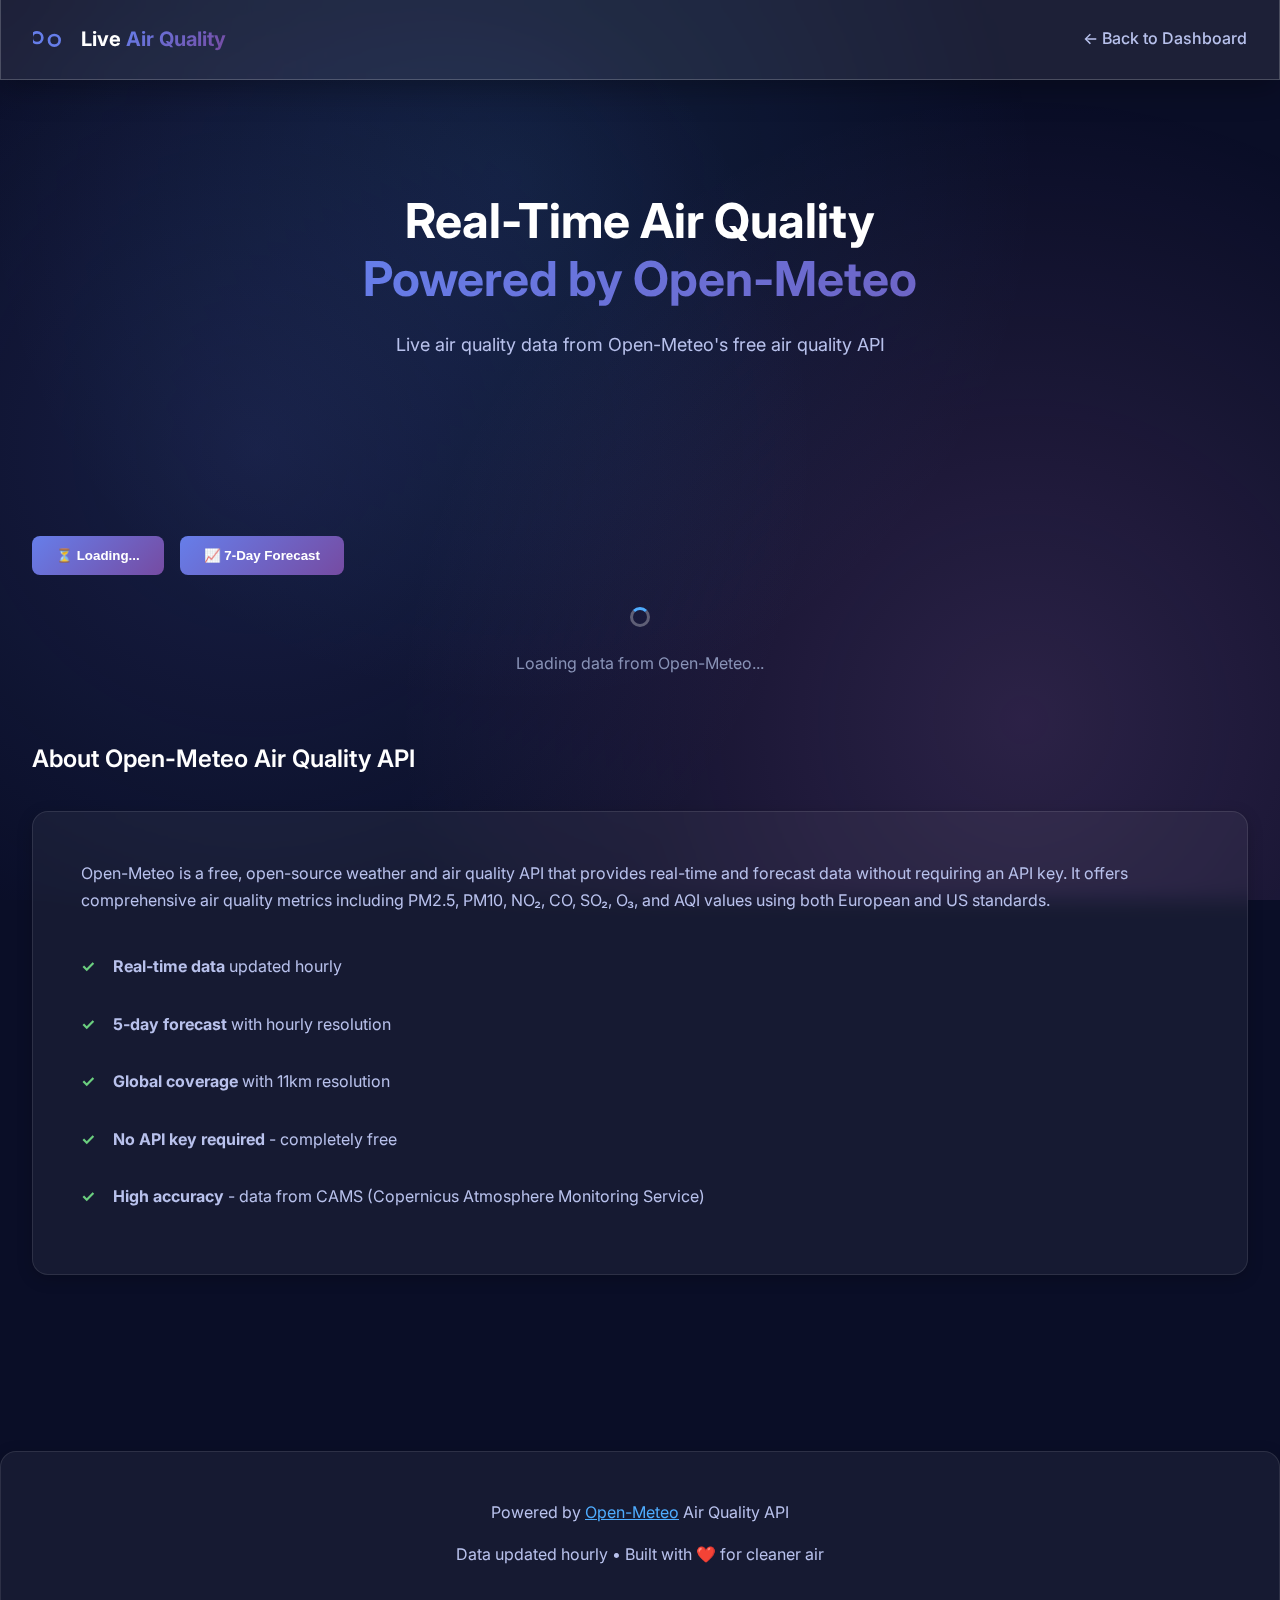
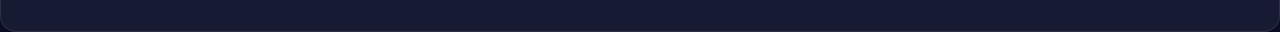
<file: web/live.html>
<!DOCTYPE html>
<html lang="en">

<head>
    <meta charset="UTF-8">
    <meta name="viewport" content="width=device-width, initial-scale=1.0">
    <meta name="description" content="Real-time Air Quality Dashboard powered by Open-Meteo API">
    <title>Live Air Quality Dashboard - Open-Meteo</title>
    <link rel="stylesheet" href="css/styles.css">
    <link rel="preconnect" href="https://fonts.googleapis.com">
    <link rel="preconnect" href="https://fonts.gstatic.com" crossorigin>
    <link href="https://fonts.googleapis.com/css2?family=Inter:wght@300;400;500;600;700&display=swap" rel="stylesheet">
    <style>
        .realtime-grid {
            display: grid;
            grid-template-columns: repeat(auto-fit, minmax(300px, 1fr));
            gap: 1.5rem;
            margin: 2rem 0;
        }

        .city-card {
            background: rgba(255, 255, 255, 0.05);
            backdrop-filter: blur(10px);
            border: 1px solid rgba(255, 255, 255, 0.1);
            border-radius: 16px;
            padding: 1.5rem;
            transition: all 0.3s ease;
        }

        .city-card:hover {
            background: rgba(255, 255, 255, 0.08);
            transform: translateY(-4px);
            box-shadow: 0 8px 32px rgba(0, 0, 0, 0.3);
        }

        .city-name {
            font-size: 1.25rem;
            font-weight: 600;
            margin-bottom: 0.5rem;
            display: flex;
            align-items: center;
            gap: 0.5rem;
        }

        .aqi-large {
            font-size: 3rem;
            font-weight: 700;
            margin: 1rem 0;
            line-height: 1;
        }

        .aqi-category {
            display: inline-block;
            padding: 0.5rem 1rem;
            border-radius: 8px;
            font-size: 0.875rem;
            font-weight: 600;
            margin-bottom: 1rem;
        }

        .pollutant-grid {
            display: grid;
            grid-template-columns: repeat(2, 1fr);
            gap: 0.75rem;
            margin-top: 1rem;
        }

        .pollutant-item {
            background: rgba(255, 255, 255, 0.03);
            padding: 0.75rem;
            border-radius: 8px;
        }

        .pollutant-label {
            font-size: 0.75rem;
            color: #8892b6;
            text-transform: uppercase;
            letter-spacing: 0.5px;
        }

        .pollutant-value {
            font-size: 1.125rem;
            font-weight: 600;
            color: #ffffff;
            margin-top: 0.25rem;
        }

        .loading-spinner {
            display: inline-block;
            width: 20px;
            height: 20px;
            border: 3px solid rgba(255, 255, 255, 0.3);
            border-radius: 50%;
            border-top-color: #4facfe;
            animation: spin 1s linear infinite;
        }

        @keyframes spin {
            to {
                transform: rotate(360deg);
            }
        }

        .health-alert {
            margin-top: 1rem;
            padding: 1rem;
            background: rgba(79, 172, 254, 0.1);
            border-left: 3px solid #4facfe;
            border-radius: 8px;
        }

        .health-alert h4 {
            font-size: 0.875rem;
            font-weight: 600;
            margin-bottom: 0.5rem;
            color: #4facfe;
        }

        .health-alert p {
            font-size: 0.875rem;
            color: #b8c1ec;
            line-height: 1.5;
        }

        .controls-bar {
            display: flex;
            gap: 1rem;
            margin-bottom: 2rem;
            flex-wrap: wrap;
        }

        .btn {
            padding: 0.75rem 1.5rem;
            border: none;
            border-radius: 8px;
            font-weight: 600;
            cursor: pointer;
            transition: all 0.3s ease;
        }

        .btn-primary {
            background: linear-gradient(135deg, #667eea 0%, #764ba2 100%);
            color: white;
        }

        .btn-primary:hover {
            transform: translateY(-2px);
            box-shadow: 0 4px 12px rgba(102, 126, 234, 0.4);
        }

        .timestamp {
            text-align: center;
            color: #8892b6;
            font-size: 0.875rem;
            margin: 1rem 0;
        }
    </style>
</head>

<body>
    <nav class="navbar glass-effect">
        <div class="nav-container">
            <div class="nav-brand">
                <svg class="logo-icon" viewBox="0 0 24 24" fill="none" stroke="currentColor" stroke-width="2">
                    <path d="M3 15a4 4 0 1 0 0-8 4 4 0 0 0 0 8Z" />
                    <circle cx="16" cy="13" r="4" />
                </svg>
                <span class="brand-text">Live <span class="gradient-text">Air Quality</span></span>
            </div>
            <div>
                <a href="index.html" style="color: #b8c1ec; text-decoration: none; font-weight: 500;">← Back to
                    Dashboard</a>
            </div>
        </div>
    </nav>

    <main class="main-content">
        <div class="hero-section">
            <div class="hero-content">
                <h1 class="hero-title">
                    Real-Time Air Quality<br>
                    <span class="gradient-text animate-gradient">Powered by Open-Meteo</span>
                </h1>
                <p class="hero-subtitle">Live air quality data from Open-Meteo's free air quality API</p>
            </div>
        </div>

        <div class="controls-bar">
            <button class="btn btn-primary" onclick="loadAllCities()" id="loadBtn">
                🔄 Load Live Data
            </button>
            <button class="btn btn-primary" onclick="loadForecast()" id="forecastBtn">
                📈 7-Day Forecast
            </button>
        </div>

        <div class="timestamp" id="timestamp"></div>

        <div id="loading" style="text-align: center; display: none; margin: 2rem 0;">
            <div class="loading-spinner"></div>
            <p style="color: #8892b6; margin-top: 1rem;">Loading data from Open-Meteo...</p>
        </div>

        <div class="realtime-grid" id="cityGrid"></div>

        <section class="section">
            <h2 class="section-title">About Open-Meteo Air Quality API</h2>
            <div class="about-section glass-effect">
                <p style="color: #b8c1ec; line-height: 1.7;">
                    Open-Meteo is a free, open-source weather and air quality API that provides real-time and forecast
                    data
                    without requiring an API key. It offers comprehensive air quality metrics including PM2.5, PM10,
                    NO₂,
                    CO, SO₂, O₃, and AQI values using both European and US standards.
                </p>
                <ul class="feature-list" style="margin-top: 1rem;">
                    <li><strong>Real-time data</strong> updated hourly</li>
                    <li><strong>5-day forecast</strong> with hourly resolution</li>
                    <li><strong>Global coverage</strong> with 11km resolution</li>
                    <li><strong>No API key required</strong> - completely free</li>
                    <li><strong>High accuracy</strong> - data from CAMS (Copernicus Atmosphere Monitoring Service)</li>
                </ul>
            </div>
        </section>
    </main>

    <footer class="footer glass-effect">
        <div class="footer-content">
            <p>Powered by <a href="https://open-meteo.com" target="_blank" style="color: #4facfe;">Open-Meteo</a> Air
                Quality API</p>
            <p>Data updated hourly • Built with ❤️ for cleaner air</p>
        </div>
    </footer>

    <script src="js/openmeteo.js"></script>
    <script>
        let currentData = {};

        async function loadAllCities() {
            const btn = document.getElementById('loadBtn');
            const loading = document.getElementById('loading');
            const grid = document.getElementById('cityGrid');

            btn.disabled = true;
            btn.textContent = '⏳ Loading...';
            loading.style.display = 'block';
            grid.innerHTML = '';

            try {
                const cities = OpenMeteoAQ.CITIES;
                const data = await OpenMeteoAQ.getMultipleCities(cities);

                currentData = data;
                displayCities(data);
                updateTimestamp();

                btn.textContent = '✓ Loaded!';
                setTimeout(() => {
                    btn.textContent = '🔄 Refresh Data';
                    btn.disabled = false;
                }, 2000);
            } catch (error) {
                console.error('Error loading cities:', error);
                btn.textContent = '❌ Error';
                setTimeout(() => {
                    btn.textContent = '🔄 Try Again';
                    btn.disabled = false;
                }, 2000);
            } finally {
                loading.style.display = 'none';
            }
        }

        async function loadForecast() {
            const btn = document.getElementById('forecastBtn');
            btn.disabled = true;
            btn.textContent = '⏳ Loading...';

            try {
                const city = 'Delhi'; // Default to Delhi
                const forecast = await OpenMeteoAQ.getDailyAverage(city, 7);

                if (forecast) {
                    displayForecast(forecast);
                    btn.textContent = '✓ Forecast Loaded!';
                }

                setTimeout(() => {
                    btn.textContent = '📈 7-Day Forecast';
                    btn.disabled = false;
                }, 2000);
            } catch (error) {
                console.error('Error loading forecast:', error);
                btn.textContent = '❌ Error';
                setTimeout(() => {
                    btn.textContent = '📈 Try Again';
                    btn.disabled = false;
                }, 2000);
            }
        }

        function displayCities(cities) {
            const grid = document.getElementById('cityGrid');
            grid.innerHTML = '';

            cities.forEach(cityData => {
                if (!cityData.current) return;

                const card = createCityCard(cityData);
                grid.appendChild(card);
            });
        }

        function createCityCard(cityData) {
            const card = document.createElement('div');
            card.className = 'city-card';

            const { current, city } = cityData;
            const categoryInfo = OpenMeteoAQ.getAQICategory(current.aqi);
            const healthInfo = OpenMeteoAQ.getHealthRecommendations(current.aqi);

            card.innerHTML = `
                <div class="city-name">
                    📍 ${city}
                    <span style="margin-left: auto; font-size: 1.5rem;">${healthInfo.icon}</span>
                </div>
                <div class="aqi-large" style="color: ${categoryInfo.color};">
                    ${current.aqi}
                </div>
                <div class="aqi-category" style="background-color: ${categoryInfo.color}20; color: ${categoryInfo.color}; border: 1px solid ${categoryInfo.color};">
                    ${categoryInfo.category}
                </div>
                
                <div class="pollutant-grid">
                    <div class="pollutant-item">
                        <div class="pollutant-label">PM2.5</div>
                        <div class="pollutant-value">${current.pm25.toFixed(1)} μg/m³</div>
                    </div>
                    <div class="pollutant-item">
                        <div class="pollutant-label">PM10</div>
                        <div class="pollutant-value">${current.pm10.toFixed(1)} μg/m³</div>
                    </div>
                    <div class="pollutant-item">
                        <div class="pollutant-label">NO₂</div>
                        <div class="pollutant-value">${current.no2.toFixed(1)} μg/m³</div>
                    </div>
                    <div class="pollutant-item">
                        <div class="pollutant-label">O₃</div>
                        <div class="pollutant-value">${current.o3.toFixed(1)} μg/m³</div>
                    </div>
                </div>
                
                <div class="health-alert">
                    <h4>Health Recommendation</h4>
                    <p>${healthInfo.general}</p>
                </div>
            `;

            return card;
        }

        function displayForecast(forecastData) {
            const grid = document.getElementById('cityGrid');
            grid.innerHTML = `<div class="section" style="grid-column: 1 / -1;">
                <h2 class="section-title">7-Day Forecast for ${forecastData.city}</h2>
            </div>`;

            forecastData.daily.forEach(day => {
                const card = document.createElement('div');
                card.className = 'city-card';

                const categoryInfo = OpenMeteoAQ.getAQICategory(day.aqi);
                const date = new Date(day.date);
                const dateStr = date.toLocaleDateString('en-US', { weekday: 'short', month: 'short', day: 'numeric' });

                card.innerHTML = `
                    <div class="city-name">
                        📅 ${dateStr}
                    </div>
                    <div class="aqi-large" style="color: ${categoryInfo.color};">
                        ${day.aqi}
                    </div>
                    <div class="aqi-category" style="background-color: ${categoryInfo.color}20; color: ${categoryInfo.color}; border: 1px solid ${categoryInfo.color};">
                        ${day.category}
                    </div>
                    
                    <div class="pollutant-grid">
                        <div class="pollutant-item">
                            <div class="pollutant-label">PM2.5</div>
                            <div class="pollutant-value">${day.pm25} μg/m³</div>
                        </div>
                        <div class="pollutant-item">
                            <div class="pollutant-label">PM10</div>
                            <div class="pollutant-value">${day.pm10} μg/m³</div>
                        </div>
                    </div>
                `;

                grid.appendChild(card);
            });
        }

        function updateTimestamp() {
            const timestamp = document.getElementById('timestamp');
            timestamp.textContent = `Last updated: ${new Date().toLocaleString()}`;
        }

        // Auto-load on page load
        window.addEventListener('load', () => {
            setTimeout(loadAllCities, 500);
        });
    </script>
</body>

</html>
</file>
<file: web/css/styles.css>
/* ===== CSS Reset & Base Variables ===== */
* {
    margin: 0;
    padding: 0;
    box-sizing: border-box;
}

:root {
    /* Color Palette - Modern & Premium */
    --primary-gradient: linear-gradient(135deg, #667eea 0%, #764ba2 100%);
    --secondary-gradient: linear-gradient(135deg, #f093fb 0%, #f5576c 100%);
    --success-gradient: linear-gradient(135deg, #4facfe 0%, #00f2fe 100%);
    --warning-gradient: linear-gradient(135deg, #fa709a 0%, #fee140 100%);
    --dark-gradient: linear-gradient(135deg, #1e3c72 0%, #2a5298 100%);

    /* Background Colors */
    --bg-primary: #0a0e27;
    --bg-secondary: #151933;
    --bg-tertiary: #1f2544;
    --bg-glass: rgba(255, 255, 255, 0.05);
    --bg-glass-hover: rgba(255, 255, 255, 0.08);

    /* Text Colors */
    --text-primary: #ffffff;
    --text-secondary: #b8c1ec;
    --text-muted: #8892b6;
    --text-dark: #0a0e27;

    /* Accent Colors */
    --accent-purple: #667eea;
    --accent-pink: #f093fb;
    --accent-blue: #4facfe;
    --accent-green: #00f2fe;
    --accent-hazard: #ff6b6b;
    --accent-warning: #ffd93d;
    --accent-success: #6bcf7f;

    /* Spacing */
    --spacing-xs: 0.5rem;
    --spacing-sm: 1rem;
    --spacing-md: 1.5rem;
    --spacing-lg: 2rem;
    --spacing-xl: 3rem;
    --spacing-2xl: 4rem;

    /* Border Radius */
    --radius-sm: 8px;
    --radius-md: 12px;
    --radius-lg: 16px;
    --radius-xl: 24px;

    /* Shadows */
    --shadow-sm: 0 2px 8px rgba(0, 0, 0, 0.1);
    --shadow-md: 0 4px 16px rgba(0, 0, 0, 0.2);
    --shadow-lg: 0 8px 32px rgba(0, 0, 0, 0.3);
    --shadow-glow: 0 0 20px rgba(102, 126, 234, 0.3);

    /* Typography */
    --font-family: 'Inter', -apple-system, BlinkMacSystemFont, 'Segoe UI', sans-serif;
    --font-size-xs: 0.75rem;
    --font-size-sm: 0.875rem;
    --font-size-base: 1rem;
    --font-size-lg: 1.125rem;
    --font-size-xl: 1.25rem;
    --font-size-2xl: 1.5rem;
    --font-size-3xl: 2rem;
    --font-size-4xl: 2.5rem;
    --font-size-5xl: 3rem;

    /* Transitions */
    --transition-fast: 150ms ease-in-out;
    --transition-base: 300ms ease-in-out;
    --transition-slow: 500ms ease-in-out;
}

/* ===== Global Styles ===== */
body {
    font-family: var(--font-family);
    background: var(--bg-primary);
    color: var(--text-primary);
    line-height: 1.6;
    overflow-x: hidden;
    position: relative;
}

/* Animated Background */
body::before {
    content: '';
    position: fixed;
    top: 0;
    left: 0;
    right: 0;
    bottom: 0;
    background:
        radial-gradient(circle at 20% 50%, rgba(102, 126, 234, 0.15) 0%, transparent 50%),
        radial-gradient(circle at 80% 80%, rgba(240, 147, 251, 0.15) 0%, transparent 50%),
        radial-gradient(circle at 40% 20%, rgba(79, 172, 254, 0.1) 0%, transparent 50%);
    z-index: -1;
    animation: backgroundPulse 15s ease-in-out infinite;
}

@keyframes backgroundPulse {

    0%,
    100% {
        opacity: 1;
    }

    50% {
        opacity: 0.7;
    }
}

/* ===== Utility Classes ===== */
.glass-effect {
    background: var(--bg-glass);
    backdrop-filter: blur(10px);
    -webkit-backdrop-filter: blur(10px);
    border: 1px solid rgba(255, 255, 255, 0.1);
    box-shadow: var(--shadow-md);
    transition: all var(--transition-base);
}

.glass-effect:hover {
    background: var(--bg-glass-hover);
    border-color: rgba(255, 255, 255, 0.2);
    transform: translateY(-2px);
    box-shadow: var(--shadow-lg);
}

.gradient-text {
    background: var(--primary-gradient);
    -webkit-background-clip: text;
    -webkit-text-fill-color: transparent;
    background-clip: text;
}

.animate-gradient {
    background-size: 200% 200%;
    animation: gradientShift 3s ease-in-out infinite;
}

@keyframes gradientShift {

    0%,
    100% {
        background-position: 0% 50%;
    }

    50% {
        background-position: 100% 50%;
    }
}

/* ===== Navigation ===== */
.navbar {
    position: fixed;
    top: 0;
    left: 0;
    right: 0;
    z-index: 1000;
    padding: var(--spacing-md) 0;
}

.nav-container {
    max-width: 1400px;
    margin: 0 auto;
    padding: 0 var(--spacing-lg);
    display: flex;
    justify-content: space-between;
    align-items: center;
}

.nav-brand {
    display: flex;
    align-items: center;
    gap: var(--spacing-sm);
    font-size: var(--font-size-xl);
    font-weight: 700;
}

.logo-icon {
    width: 32px;
    height: 32px;
    color: var(--accent-purple);
    animation: float 3s ease-in-out infinite;
}

@keyframes float {

    0%,
    100% {
        transform: translateY(0px);
    }

    50% {
        transform: translateY(-5px);
    }
}

.brand-text {
    color: var(--text-primary);
}

.nav-menu {
    display: flex;
    list-style: none;
    gap: var(--spacing-md);
}

.nav-link {
    color: var(--text-secondary);
    text-decoration: none;
    padding: var(--spacing-xs) var(--spacing-md);
    border-radius: var(--radius-md);
    font-weight: 500;
    transition: all var(--transition-base);
    position: relative;
}

.nav-link::before {
    content: '';
    position: absolute;
    bottom: 0;
    left: 50%;
    transform: translateX(-50%);
    width: 0;
    height: 2px;
    background: var(--primary-gradient);
    transition: width var(--transition-base);
}

.nav-link:hover,
.nav-link.active {
    color: var(--text-primary);
}

.nav-link:hover::before,
.nav-link.active::before {
    width: 80%;
}

/* ===== Main Content ===== */
.main-content {
    margin-top: 80px;
    min-height: calc(100vh - 160px);
    padding: var(--spacing-xl) var(--spacing-lg);
    max-width: 1400px;
    margin-left: auto;
    margin-right: auto;
}

.page {
    display: none;
    animation: fadeIn 0.5s ease-in-out;
}

.page.active {
    display: block;
}

@keyframes fadeIn {
    from {
        opacity: 0;
        transform: translateY(20px);
    }

    to {
        opacity: 1;
        transform: translateY(0);
    }
}

/* ===== Hero Section ===== */
.hero-section {
    margin-bottom: var(--spacing-2xl);
}

.hero-content {
    text-align: center;
    padding: var(--spacing-2xl) 0;
}

.hero-title {
    font-size: var(--font-size-5xl);
    font-weight: 700;
    line-height: 1.2;
    margin-bottom: var(--spacing-md);
}

.hero-subtitle {
    font-size: var(--font-size-lg);
    color: var(--text-secondary);
    margin-bottom: var(--spacing-xl);
    max-width: 700px;
    margin-left: auto;
    margin-right: auto;
}

.hero-stats {
    display: grid;
    grid-template-columns: repeat(auto-fit, minmax(280px, 1fr));
    gap: var(--spacing-lg);
    margin-top: var(--spacing-xl);
}

.stat-card {
    padding: var(--spacing-lg);
    border-radius: var(--radius-lg);
    display: flex;
    align-items: center;
    gap: var(--spacing-md);
}

.stat-icon {
    font-size: 3rem;
    width: 80px;
    height: 80px;
    display: flex;
    align-items: center;
    justify-content: center;
    border-radius: var(--radius-md);
    flex-shrink: 0;
}

.stat-icon.hazard {
    background: linear-gradient(135deg, rgba(255, 107, 107, 0.2) 0%, rgba(255, 107, 107, 0.05) 100%);
}

.stat-icon.success {
    background: linear-gradient(135deg, rgba(79, 172, 254, 0.2) 0%, rgba(79, 172, 254, 0.05) 100%);
}

.stat-icon.info {
    background: linear-gradient(135deg, rgba(102, 126, 234, 0.2) 0%, rgba(102, 126, 234, 0.05) 100%);
}

.stat-content {
    flex: 1;
    text-align: left;
}

.stat-value {
    font-size: var(--font-size-3xl);
    font-weight: 700;
    background: var(--primary-gradient);
    -webkit-background-clip: text;
    -webkit-text-fill-color: transparent;
    background-clip: text;
}

.stat-label {
    color: var(--text-secondary);
    font-size: var(--font-size-sm);
}

/* ===== Sections ===== */
.section {
    margin-bottom: var(--spacing-2xl);
}

.section-title {
    font-size: var(--font-size-2xl);
    font-weight: 600;
    margin-bottom: var(--spacing-lg);
    color: var(--text-primary);
}

.page-title {
    font-size: var(--font-size-4xl);
    font-weight: 700;
    margin-bottom: var(--spacing-xl);
    background: var(--primary-gradient);
    -webkit-background-clip: text;
    -webkit-text-fill-color: transparent;
    background-clip: text;
}

/* ===== Insights Grid ===== */
.insights-grid {
    display: grid;
    grid-template-columns: repeat(auto-fit, minmax(320px, 1fr));
    gap: var(--spacing-lg);
}

.insight-card {
    padding: var(--spacing-xl);
    border-radius: var(--radius-lg);
}

.insight-icon {
    font-size: 3rem;
    margin-bottom: var(--spacing-md);
}

.insight-card h3 {
    font-size: var(--font-size-xl);
    font-weight: 600;
    margin-bottom: var(--spacing-sm);
}

.insight-card p {
    color: var(--text-secondary);
    margin-bottom: var(--spacing-md);
    line-height: 1.7;
}

.insight-badge {
    display: inline-block;
    padding: var(--spacing-xs) var(--spacing-md);
    background: var(--success-gradient);
    color: var(--text-primary);
    border-radius: var(--radius-sm);
    font-size: var(--font-size-sm);
    font-weight: 600;
}

.insight-badge.warning {
    background: var(--warning-gradient);
}

.insight-badge.critical {
    background: var(--secondary-gradient);
}

/* ===== Charts ===== */
.chart-section {
    margin-bottom: var(--spacing-2xl);
}

.chart-container {
    padding: var(--spacing-xl);
    border-radius: var(--radius-lg);
    margin-bottom: var(--spacing-lg);
    position: relative;
    min-height: 400px;
    display: flex;
    align-items: center;
    justify-content: center;
}

/* Single full-width chart */
.chart-container:not(.half) {
    min-height: 450px;
}

/* Chart wrapper for proper sizing */
.chart-container>canvas {
    position: relative !important;
    max-width: 100%;
    width: 100% !important;
    height: 400px !important;
}

/* Charts in row layout */
.charts-row {
    display: grid;
    grid-template-columns: repeat(auto-fit, minmax(450px, 1fr));
    gap: var(--spacing-lg);
    align-items: start;
}

.chart-container.half {
    margin-bottom: 0;
    min-height: 400px;
}

.chart-container.half>canvas {
    height: 380px !important;
}

/* Specific chart type adjustments */
.chart-container:has(canvas[id*="pie"])>canvas,
.chart-container:has(canvas[id*="Pie"])>canvas,
.chart-container:has(canvas[id*="doughnut"])>canvas {
    max-width: 600px !important;
    height: 400px !important;
}

.chart-container:has(canvas[id*="radar"])>canvas,
.chart-container:has(canvas[id*="Pattern"])>canvas {
    max-width: 500px !important;
    height: 400px !important;
}

/* Overview and comparison charts */
.chart-container:has(canvas[id*="overview"])>canvas,
.chart-container:has(canvas[id*="Overview"])>canvas,
.chart-container:has(canvas[id*="comparison"])>canvas,
.chart-container:has(canvas[id*="Comparison"])>canvas {
    height: 400px !important;
}

/* Trend and forecast charts */
.chart-container:has(canvas[id*="trend"])>canvas,
.chart-container:has(canvas[id*="Trend"])>canvas,
.chart-container:has(canvas[id*="forecast"])>canvas,
.chart-container:has(canvas[id*="Forecast"])>canvas {
    height: 420px !important;
}

/* General canvas fallback */
canvas {
    max-width: 100%;
    display: block;
    margin: 0 auto;
}

/* Chart loading state */
.chart-container.loading {
    background: var(--bg-secondary);
    animation: pulse 1.5s ease-in-out infinite;
}

@keyframes pulse {

    0%,
    100% {
        opacity: 1;
    }

    50% {
        opacity: 0.7;
    }
}

/* ===== Controls ===== */
.controls {
    display: flex;
    flex-wrap: wrap;
    gap: var(--spacing-lg);
    padding: var(--spacing-lg);
    border-radius: var(--radius-lg);
    margin-bottom: var(--spacing-xl);
}

.control-group {
    display: flex;
    flex-direction: column;
    gap: var(--spacing-xs);
    min-width: 200px;
}

.control-group label {
    font-size: var(--font-size-sm);
    font-weight: 500;
    color: var(--text-secondary);
}

.custom-select {
    padding: var(--spacing-sm) var(--spacing-md);
    background: var(--bg-secondary);
    border: 1px solid rgba(255, 255, 255, 0.1);
    border-radius: var(--radius-md);
    color: var(--text-primary);
    font-family: var(--font-family);
    font-size: var(--font-size-base);
    cursor: pointer;
    transition: all var(--transition-base);
}

.custom-select:hover {
    border-color: var(--accent-purple);
    background: var(--bg-tertiary);
}

.custom-select:focus {
    outline: none;
    border-color: var(--accent-purple);
    box-shadow: 0 0 0 3px rgba(102, 126, 234, 0.1);
}

/* ===== Tables ===== */
.table-container {
    padding: var(--spacing-lg);
    border-radius: var(--radius-lg);
    overflow-x: auto;
}

.data-table {
    width: 100%;
    border-collapse: collapse;
}

.data-table th,
.data-table td {
    padding: var(--spacing-md);
    text-align: left;
    border-bottom: 1px solid rgba(255, 255, 255, 0.05);
}

.data-table th {
    font-weight: 600;
    color: var(--text-secondary);
    font-size: var(--font-size-sm);
    text-transform: uppercase;
    letter-spacing: 0.5px;
}

.data-table td {
    color: var(--text-primary);
}

.data-table tbody tr {
    transition: background-color var(--transition-base);
}

.data-table tbody tr:hover {
    background: rgba(255, 255, 255, 0.02);
}

/* ===== Metrics ===== */
.metrics-grid {
    display: grid;
    grid-template-columns: repeat(auto-fit, minmax(240px, 1fr));
    gap: var(--spacing-lg);
}

.metric-card {
    padding: var(--spacing-xl);
    border-radius: var(--radius-lg);
    text-align: center;
}

.metric-label {
    font-size: var(--font-size-sm);
    color: var(--text-secondary);
    margin-bottom: var(--spacing-sm);
    text-transform: uppercase;
    letter-spacing: 1px;
}

.metric-value {
    font-size: var(--font-size-4xl);
    font-weight: 700;
    background: var(--primary-gradient);
    -webkit-background-clip: text;
    -webkit-text-fill-color: transparent;
    background-clip: text;
    margin-bottom: var(--spacing-sm);
}

.metric-trend {
    font-size: var(--font-size-sm);
    padding: var(--spacing-xs) var(--spacing-sm);
    border-radius: var(--radius-sm);
    display: inline-block;
}

.metric-trend.positive {
    background: rgba(107, 207, 127, 0.2);
    color: var(--accent-success);
}

.metric-trend.negative {
    background: rgba(255, 107, 107, 0.2);
    color: var(--accent-hazard);
}

/* ===== Models ===== */
.model-grid {
    display: grid;
    grid-template-columns: repeat(auto-fit, minmax(340px, 1fr));
    gap: var(--spacing-lg);
}

.model-card {
    padding: var(--spacing-xl);
    border-radius: var(--radius-lg);
}

.model-card.highlight {
    border: 2px solid var(--accent-purple);
    box-shadow: var(--shadow-glow);
}

.model-header {
    display: flex;
    align-items: center;
    gap: var(--spacing-md);
    margin-bottom: var(--spacing-md);
    flex-wrap: wrap;
}

.model-icon {
    font-size: 2.5rem;
}

.model-header h3 {
    font-size: var(--font-size-xl);
    font-weight: 600;
    flex: 1;
}

.model-badge {
    padding: var(--spacing-xs) var(--spacing-sm);
    border-radius: var(--radius-sm);
    font-size: var(--font-size-xs);
    font-weight: 600;
    background: var(--bg-secondary);
    color: var(--text-secondary);
}

.model-badge.recommended {
    background: var(--success-gradient);
    color: var(--text-primary);
}

.model-description {
    color: var(--text-secondary);
    margin-bottom: var(--spacing-lg);
    line-height: 1.7;
}

.model-specs {
    margin-bottom: var(--spacing-lg);
}

.spec-item {
    display: flex;
    justify-content: space-between;
    padding: var(--spacing-sm) 0;
    border-bottom: 1px solid rgba(255, 255, 255, 0.05);
}

.spec-label {
    color: var(--text-secondary);
    font-size: var(--font-size-sm);
}

.spec-value {
    color: var(--text-primary);
    font-weight: 500;
    font-size: var(--font-size-sm);
}

.model-performance {
    margin-top: var(--spacing-md);
}

.performance-bar {
    height: 8px;
    background: var(--bg-secondary);
    border-radius: 4px;
    overflow: hidden;
    margin-bottom: var(--spacing-sm);
}

.bar-fill {
    height: 100%;
    background: var(--primary-gradient);
    border-radius: 4px;
    transition: width 1s ease-in-out;
}

.performance-label {
    font-size: var(--font-size-sm);
    color: var(--text-secondary);
}

/* ===== CTA Section ===== */
.cta-section {
    margin: var(--spacing-2xl) 0;
}

.cta-card {
    padding: var(--spacing-2xl);
    border-radius: var(--radius-lg);
    text-align: center;
}

.cta-card h2 {
    font-size: var(--font-size-3xl);
    font-weight: 700;
    margin-bottom: var(--spacing-md);
}

.cta-card p {
    color: var(--text-secondary);
    font-size: var(--font-size-lg);
    margin-bottom: var(--spacing-xl);
}

.cta-button {
    padding: var(--spacing-md) var(--spacing-xl);
    background: var(--primary-gradient);
    color: var(--text-primary);
    border: none;
    border-radius: var(--radius-md);
    font-size: var(--font-size-lg);
    font-weight: 600;
    cursor: pointer;
    display: inline-flex;
    align-items: center;
    gap: var(--spacing-sm);
    transition: all var(--transition-base);
}

.cta-button:hover {
    transform: translateY(-2px);
    box-shadow: var(--shadow-lg);
}

.button-icon {
    width: 20px;
    height: 20px;
}

/* ===== About Section ===== */
.about-content {
    display: flex;
    flex-direction: column;
    gap: var(--spacing-xl);
}

.about-section {
    padding: var(--spacing-xl);
    border-radius: var(--radius-lg);
}

.about-section h2 {
    font-size: var(--font-size-2xl);
    font-weight: 600;
    margin-bottom: var(--spacing-md);
}

.about-section p {
    color: var(--text-secondary);
    line-height: 1.8;
    margin-bottom: var(--spacing-md);
}

.feature-list {
    list-style: none;
    padding-left: 0;
}

.feature-list li {
    padding: var(--spacing-sm) 0;
    color: var(--text-secondary);
    position: relative;
    padding-left: var(--spacing-lg);
}

.feature-list li::before {
    content: '✓';
    position: absolute;
    left: 0;
    color: var(--accent-success);
    font-weight: 700;
}

.tech-grid {
    display: grid;
    grid-template-columns: repeat(auto-fit, minmax(100px, 1fr));
    gap: var(--spacing-md);
    margin-top: var(--spacing-md);
}

.tech-item {
    background: var(--bg-secondary);
    padding: var(--spacing-md);
    border-radius: var(--radius-md);
    text-align: center;
    transition: all var(--transition-base);
}

.tech-item:hover {
    background: var(--bg-tertiary);
    transform: translateY(-4px);
}

.tech-icon {
    font-size: 2rem;
    margin-bottom: var(--spacing-xs);
}

.tech-name {
    font-size: var(--font-size-sm);
    color: var(--text-secondary);
    font-weight: 500;
}

.use-case-grid {
    display: grid;
    grid-template-columns: repeat(auto-fit, minmax(240px, 1fr));
    gap: var(--spacing-lg);
    margin-top: var(--spacing-md);
}

.use-case-card {
    background: var(--bg-secondary);
    padding: var(--spacing-lg);
    border-radius: var(--radius-md);
    text-align: center;
    transition: all var(--transition-base);
}

.use-case-card:hover {
    background: var(--bg-tertiary);
    transform: translateY(-4px);
}

.use-case-icon {
    font-size: 2.5rem;
    margin-bottom: var(--spacing-md);
}

.use-case-card h3 {
    font-size: var(--font-size-lg);
    font-weight: 600;
    margin-bottom: var(--spacing-sm);
}

.use-case-card p {
    color: var(--text-secondary);
    font-size: var(--font-size-sm);
    line-height: 1.6;
}

/* ===== Footer ===== */
.footer {
    margin-top: var(--spacing-2xl);
    padding: var(--spacing-xl);
    text-align: center;
    border-radius: var(--radius-lg);
}

.footer-content p {
    color: var(--text-secondary);
    margin-bottom: var(--spacing-sm);
}

.footer-links {
    margin-top: var(--spacing-md);
}

.footer-links a {
    color: var(--text-secondary);
    text-decoration: none;
    margin: 0 var(--spacing-sm);
    transition: color var(--transition-base);
}

.footer-links a:hover {
    color: var(--text-primary);
}

/* ===== Responsive Design ===== */
@media (max-width: 768px) {
    .hero-title {
        font-size: var(--font-size-3xl);
    }

    .nav-menu {
        flex-direction: column;
        gap: var(--spacing-sm);
    }

    .charts-row {
        grid-template-columns: 1fr;
    }

    .hero-stats {
        grid-template-columns: 1fr;
    }

    .insights-grid,
    .model-grid {
        grid-template-columns: 1fr;
    }

    .main-content {
        padding: var(--spacing-lg) var(--spacing-md);
    }
}

/* ===== Animations ===== */
@keyframes slideInUp {
    from {
        opacity: 0;
        transform: translateY(30px);
    }

    to {
        opacity: 1;
        transform: translateY(0);
    }
}

.animate-slide-up {
    animation: slideInUp 0.6s ease-out;
}

/* ===== Scrollbar Styling ===== */
::-webkit-scrollbar {
    width: 10px;
}

::-webkit-scrollbar-track {
    background: var(--bg-secondary);
}

::-webkit-scrollbar-thumb {
    background: var(--bg-tertiary);
    border-radius: 5px;
}

::-webkit-scrollbar-thumb:hover {
    background: var(--accent-purple);
}
</file>
